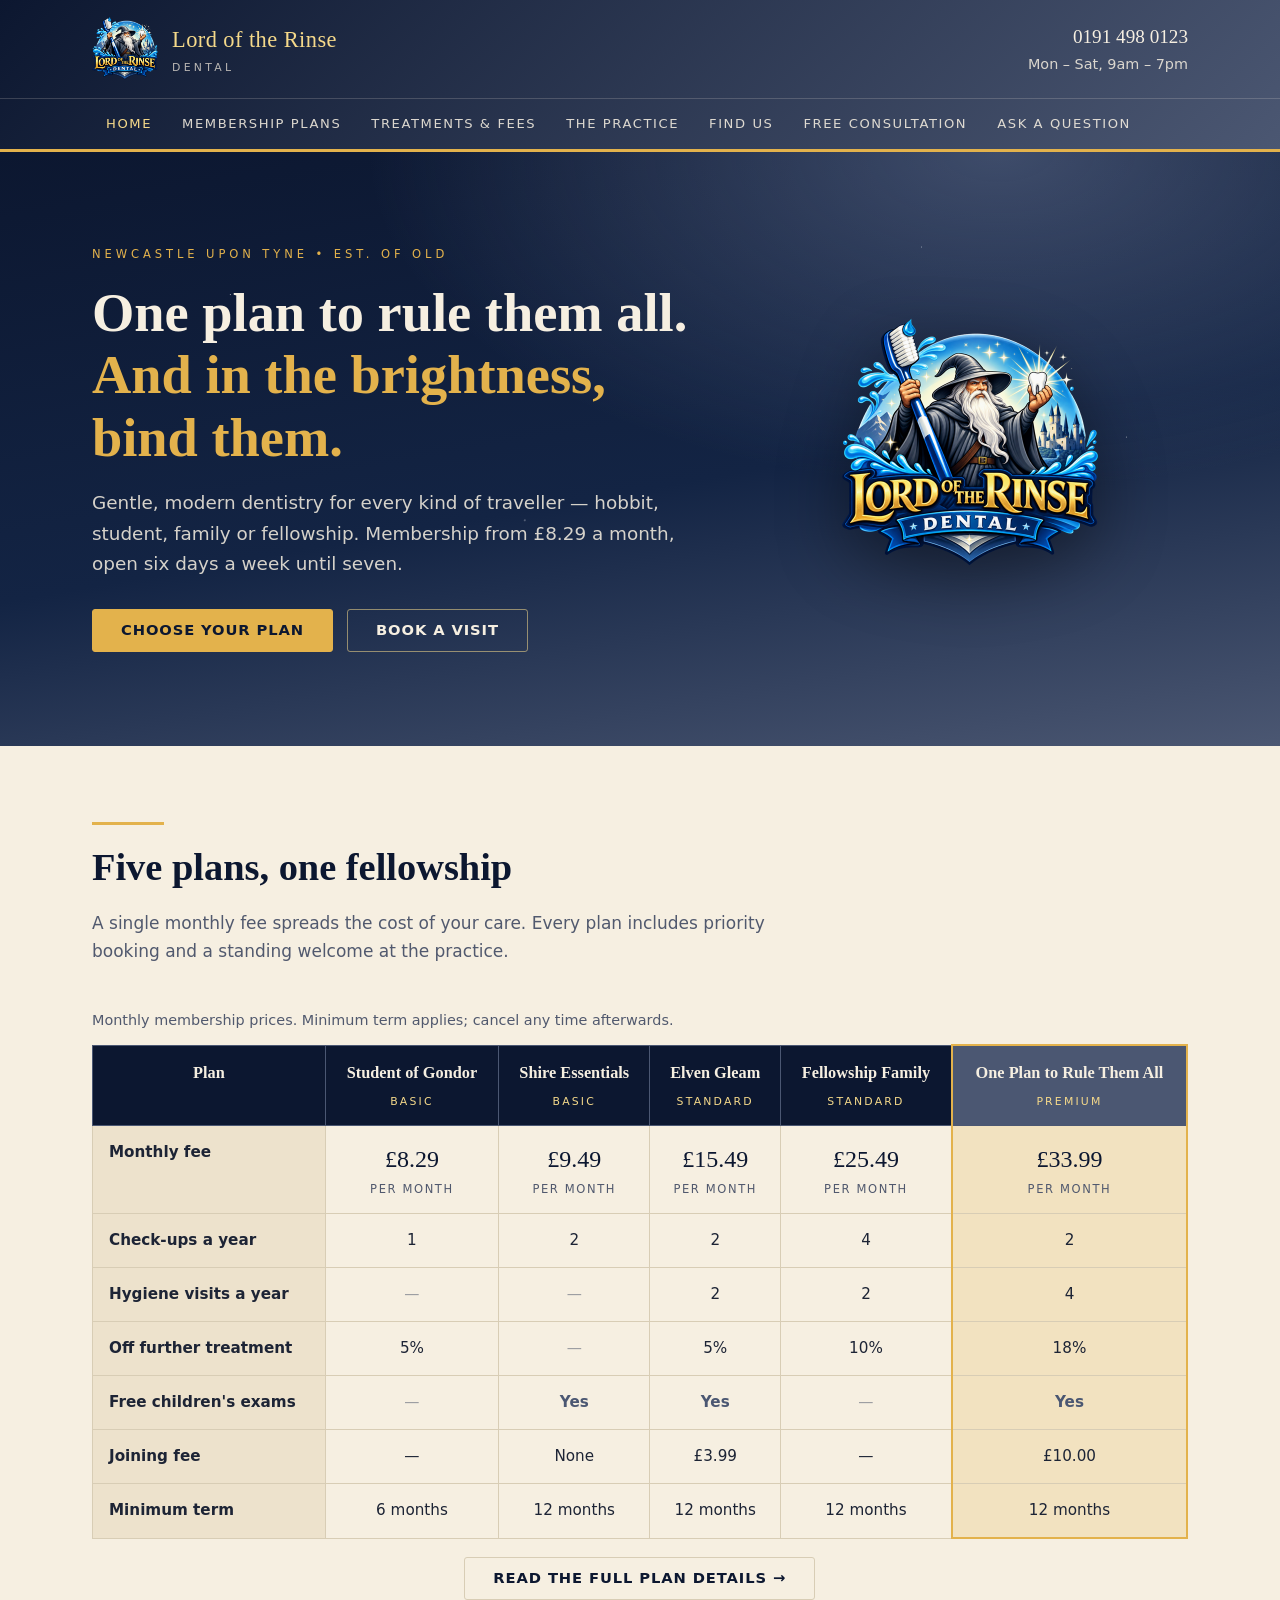
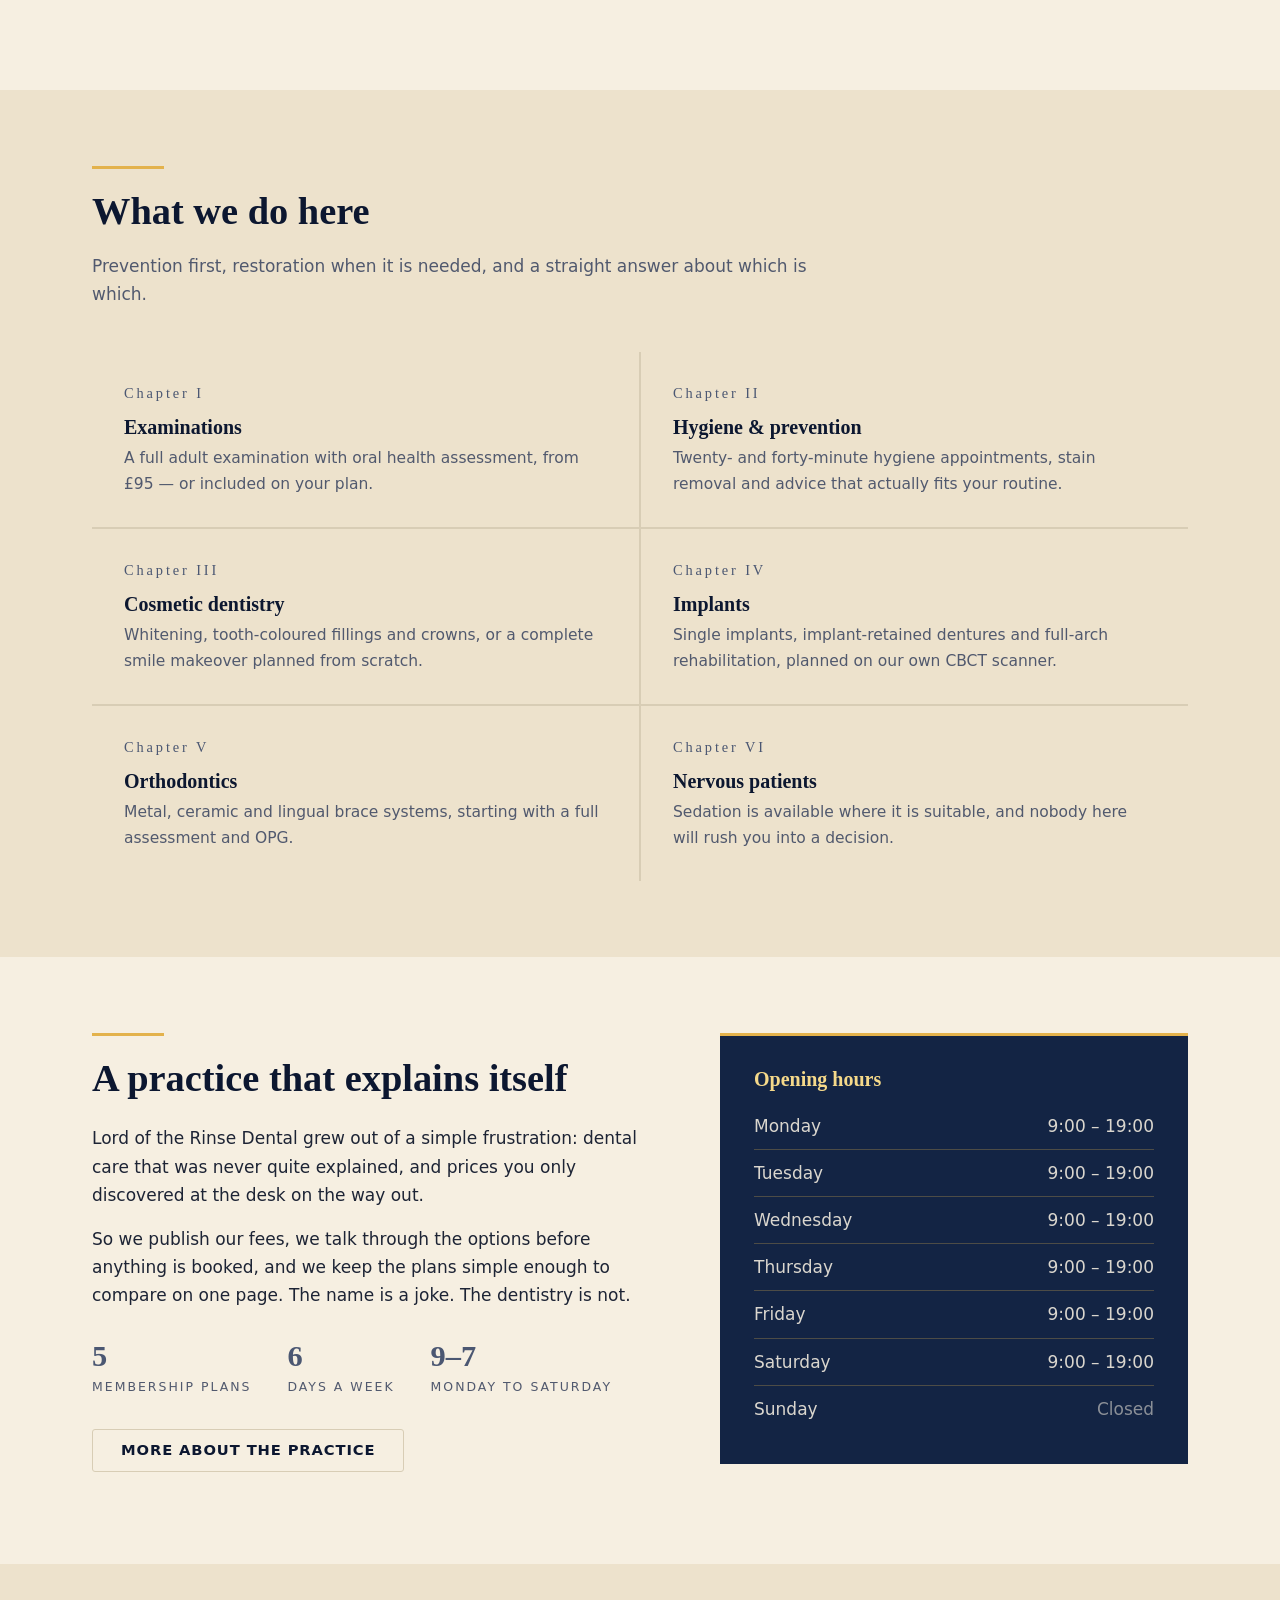
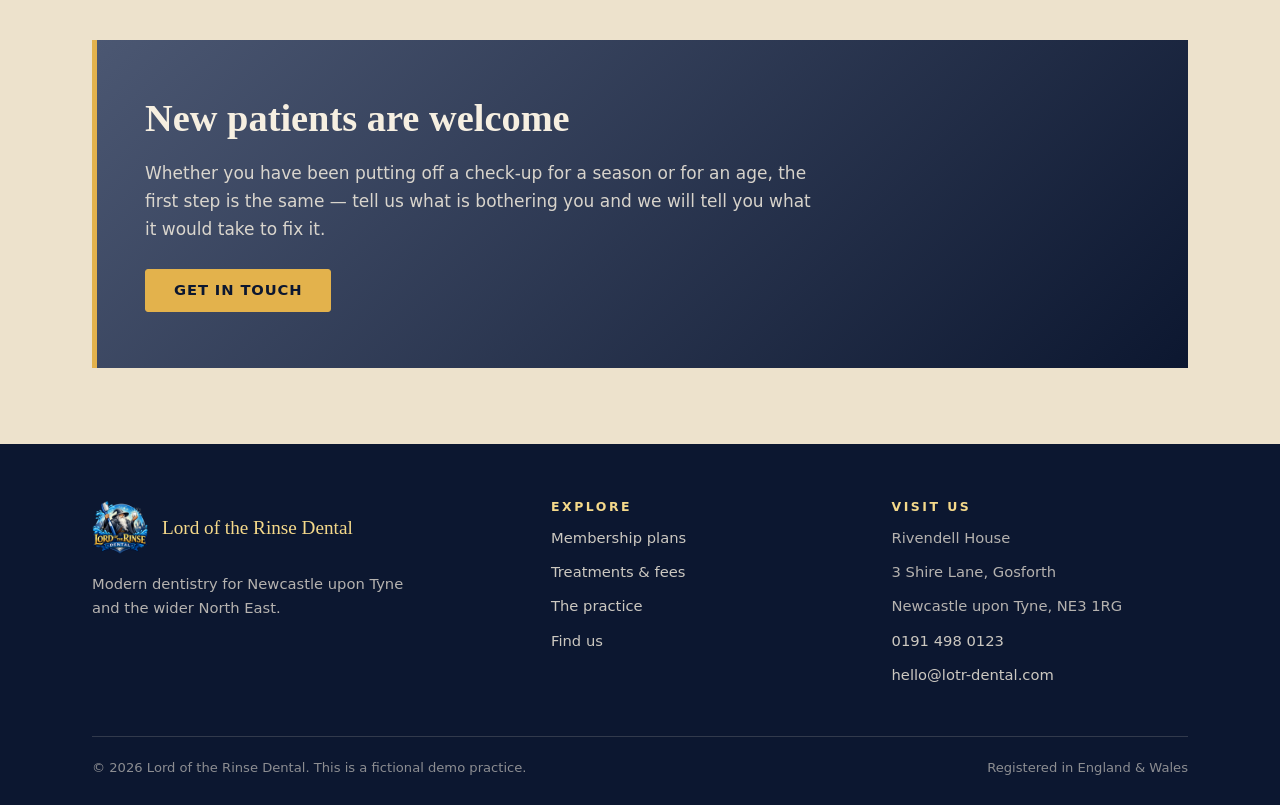
<file: index.html>
<!DOCTYPE html>
<html lang="en-GB">
<head>
  <meta charset="UTF-8" />
  <meta name="viewport" content="width=device-width, initial-scale=1" />
  <title>Lord of the Rinse Dental — Dentistry worthy of a legend</title>
  <meta name="description" content="Lord of the Rinse Dental is a modern practice in Newcastle upon Tyne offering membership plans from £8.29 a month, hygiene care, implants and orthodontics." />
  <link rel="stylesheet" href="styles.css" />
  <link rel="icon" href="logo.png" />
</head>
<body>

  <header class="site-header">
    <div class="container">
      <div class="masthead">
        <a class="masthead__brand" href="index.html">
          <img class="masthead__logo" src="logo.png" alt="Lord of the Rinse Dental" />
          <span>
            <span class="masthead__name">Lord of the Rinse</span>
            <span class="masthead__tag">Dental</span>
          </span>
        </a>
        <div class="masthead__aside">
          <span class="masthead__phone">0191 498 0123</span>
          Mon – Sat, 9am – 7pm
        </div>
      </div>
    </div>
    <nav class="mainnav">
      <div class="container">
        <ul>
          <li><a href="index.html" class="active">Home</a></li>
          <li><a href="plans.html">Membership Plans</a></li>
          <li><a href="treatments.html">Treatments &amp; Fees</a></li>
          <li><a href="about.html">The Practice</a></li>
          <li><a href="contact.html">Find Us</a></li>
          <li><a href="consultation.html">Free Consultation</a></li>
          <li><a href="enquiry.html">Ask a Question</a></li>
        </ul>
      </div>
    </nav>
  </header>

  <section class="hero">
    <div class="container hero__inner">
      <div>
        <span class="runes">Newcastle upon Tyne • Est. of old</span>
        <h1>One plan to rule them all. <em>And in the brightness, bind them.</em></h1>
        <p class="lead">
          Gentle, modern dentistry for every kind of traveller — hobbit, student, family or
          fellowship. Membership from £8.29 a month, open six days a week until seven.
        </p>
        <div class="hero__actions">
          <a class="btn btn--gold" href="plans.html">Choose your plan</a>
          <a class="btn btn--outline" href="contact.html">Book a visit</a>
        </div>
      </div>
      <div class="hero__seal">
        <img src="logo.png" alt="" />
      </div>
    </div>
  </section>

  <section class="section">
    <div class="container">
      <div class="section__head">
        <h2>Five plans, one fellowship</h2>
        <p>A single monthly fee spreads the cost of your care. Every plan includes priority booking and a standing welcome at the practice.</p>
      </div>

      <div class="table-scroll">
        <table class="ledger">
          <caption>Monthly membership prices. Minimum term applies; cancel any time afterwards.</caption>
          <thead>
            <tr>
              <th scope="col">Plan</th>
              <th scope="col">Student of Gondor<small>Basic</small></th>
              <th scope="col">Shire Essentials<small>Basic</small></th>
              <th scope="col">Elven Gleam<small>Standard</small></th>
              <th scope="col">Fellowship Family<small>Standard</small></th>
              <th scope="col" class="is-ruling">One Plan to Rule Them All<small>Premium</small></th>
            </tr>
          </thead>
          <tbody>
            <tr>
              <th scope="row">Monthly fee</th>
              <td class="price">£8.29<span>per month</span></td>
              <td class="price">£9.49<span>per month</span></td>
              <td class="price">£15.49<span>per month</span></td>
              <td class="price">£25.49<span>per month</span></td>
              <td class="price is-ruling">£33.99<span>per month</span></td>
            </tr>
            <tr>
              <th scope="row">Check-ups a year</th>
              <td>1</td><td>2</td><td>2</td><td>4</td><td class="is-ruling">2</td>
            </tr>
            <tr>
              <th scope="row">Hygiene visits a year</th>
              <td class="no">—</td><td class="no">—</td><td>2</td><td>2</td><td class="is-ruling">4</td>
            </tr>
            <tr>
              <th scope="row">Off further treatment</th>
              <td>5%</td><td class="no">—</td><td>5%</td><td>10%</td><td class="is-ruling">18%</td>
            </tr>
            <tr>
              <th scope="row">Free children's exams</th>
              <td class="no">—</td><td class="yes">Yes</td><td class="yes">Yes</td><td class="no">—</td><td class="is-ruling yes">Yes</td>
            </tr>
            <tr>
              <th scope="row">Joining fee</th>
              <td>—</td><td>None</td><td>£3.99</td><td>—</td><td class="is-ruling">£10.00</td>
            </tr>
            <tr>
              <th scope="row">Minimum term</th>
              <td>6 months</td><td>12 months</td><td>12 months</td><td>12 months</td><td class="is-ruling">12 months</td>
            </tr>
          </tbody>
          <tfoot>
            <tr>
              <td colspan="6"><a class="btn btn--ink" href="plans.html">Read the full plan details →</a></td>
            </tr>
          </tfoot>
        </table>
      </div>
    </div>
  </section>

  <section class="section section--parchment">
    <div class="container">
      <div class="section__head">
        <h2>What we do here</h2>
        <p>Prevention first, restoration when it is needed, and a straight answer about which is which.</p>
      </div>
      <div class="chapters">
        <article class="chapter">
          <span class="chapter__no">Chapter I</span>
          <h3>Examinations</h3>
          <p>A full adult examination with oral health assessment, from £95 — or included on your plan.</p>
        </article>
        <article class="chapter">
          <span class="chapter__no">Chapter II</span>
          <h3>Hygiene &amp; prevention</h3>
          <p>Twenty- and forty-minute hygiene appointments, stain removal and advice that actually fits your routine.</p>
        </article>
        <article class="chapter">
          <span class="chapter__no">Chapter III</span>
          <h3>Cosmetic dentistry</h3>
          <p>Whitening, tooth-coloured fillings and crowns, or a complete smile makeover planned from scratch.</p>
        </article>
        <article class="chapter">
          <span class="chapter__no">Chapter IV</span>
          <h3>Implants</h3>
          <p>Single implants, implant-retained dentures and full-arch rehabilitation, planned on our own CBCT scanner.</p>
        </article>
        <article class="chapter">
          <span class="chapter__no">Chapter V</span>
          <h3>Orthodontics</h3>
          <p>Metal, ceramic and lingual brace systems, starting with a full assessment and OPG.</p>
        </article>
        <article class="chapter">
          <span class="chapter__no">Chapter VI</span>
          <h3>Nervous patients</h3>
          <p>Sedation is available where it is suitable, and nobody here will rush you into a decision.</p>
        </article>
      </div>
    </div>
  </section>

  <section class="section">
    <div class="container split">
      <div>
        <div class="section__head" style="margin-bottom:24px">
          <h2>A practice that explains itself</h2>
        </div>
        <p>
          Lord of the Rinse Dental grew out of a simple frustration: dental care that was never
          quite explained, and prices you only discovered at the desk on the way out.
        </p>
        <p>
          So we publish our fees, we talk through the options before anything is booked, and we
          keep the plans simple enough to compare on one page. The name is a joke. The dentistry
          is not.
        </p>
        <div class="tally">
          <div><b>5</b><span>membership plans</span></div>
          <div><b>6</b><span>days a week</span></div>
          <div><b>9–7</b><span>Monday to Saturday</span></div>
        </div>
        <p style="margin-top:30px"><a class="btn btn--ink" href="about.html">More about the practice</a></p>
      </div>
      <div class="panel">
        <h3>Opening hours</h3>
        <ul class="hours">
          <li><span>Monday</span><span>9:00 – 19:00</span></li>
          <li><span>Tuesday</span><span>9:00 – 19:00</span></li>
          <li><span>Wednesday</span><span>9:00 – 19:00</span></li>
          <li><span>Thursday</span><span>9:00 – 19:00</span></li>
          <li><span>Friday</span><span>9:00 – 19:00</span></li>
          <li><span>Saturday</span><span>9:00 – 19:00</span></li>
          <li><span>Sunday</span><span class="closed">Closed</span></li>
        </ul>
      </div>
    </div>
  </section>

  <section class="section section--parchment">
    <div class="container">
      <div class="band">
        <h2>New patients are welcome</h2>
        <p>Whether you have been putting off a check-up for a season or for an age, the first step is the same — tell us what is bothering you and we will tell you what it would take to fix it.</p>
        <p style="margin:26px 0 0"><a class="btn btn--gold" href="contact.html">Get in touch</a></p>
      </div>
    </div>
  </section>

  <footer class="site-footer">
    <div class="container">
      <div class="footer-grid">
        <div>
          <div class="footer-brand">
            <img src="logo.png" alt="" />
            <span>Lord of the Rinse Dental</span>
          </div>
          <p style="max-width:36ch">Modern dentistry for Newcastle upon Tyne and the wider North East.</p>
        </div>
        <div>
          <h4>Explore</h4>
          <ul>
            <li><a href="plans.html">Membership plans</a></li>
            <li><a href="treatments.html">Treatments &amp; fees</a></li>
            <li><a href="about.html">The practice</a></li>
            <li><a href="contact.html">Find us</a></li>
          </ul>
        </div>
        <div>
          <h4>Visit us</h4>
          <ul>
            <li>Rivendell House</li>
            <li>3 Shire Lane, Gosforth</li>
            <li>Newcastle upon Tyne, NE3 1RG</li>
            <li><a href="tel:01914980123">0191 498 0123</a></li>
            <li><a href="mailto:hello@lotr-dental.com">hello@lotr-dental.com</a></li>
          </ul>
        </div>
      </div>
      <div class="footer-bottom">
        <span>© 2026 Lord of the Rinse Dental. This is a fictional demo practice.</span>
        <span>Registered in England &amp; Wales</span>
      </div>
    </div>
  </footer>

  <!-- iGrow tracking: remembers which ad brought the visitor, so an enquiry they send later carries it. -->
  <script src="https://igrow.agiliosoftware.io/widget/forms/aazoqjekPaQnsUh6GBXliw/track.js" async></script>

  <!-- Leo embeddable chat widget -->
  <script src="https://igrow.agiliosoftware.io/widget/loader.js?siteKey=00aacc06fbdc7445a71e8ec767381c64" async></script>

</body>
</html>
</file>
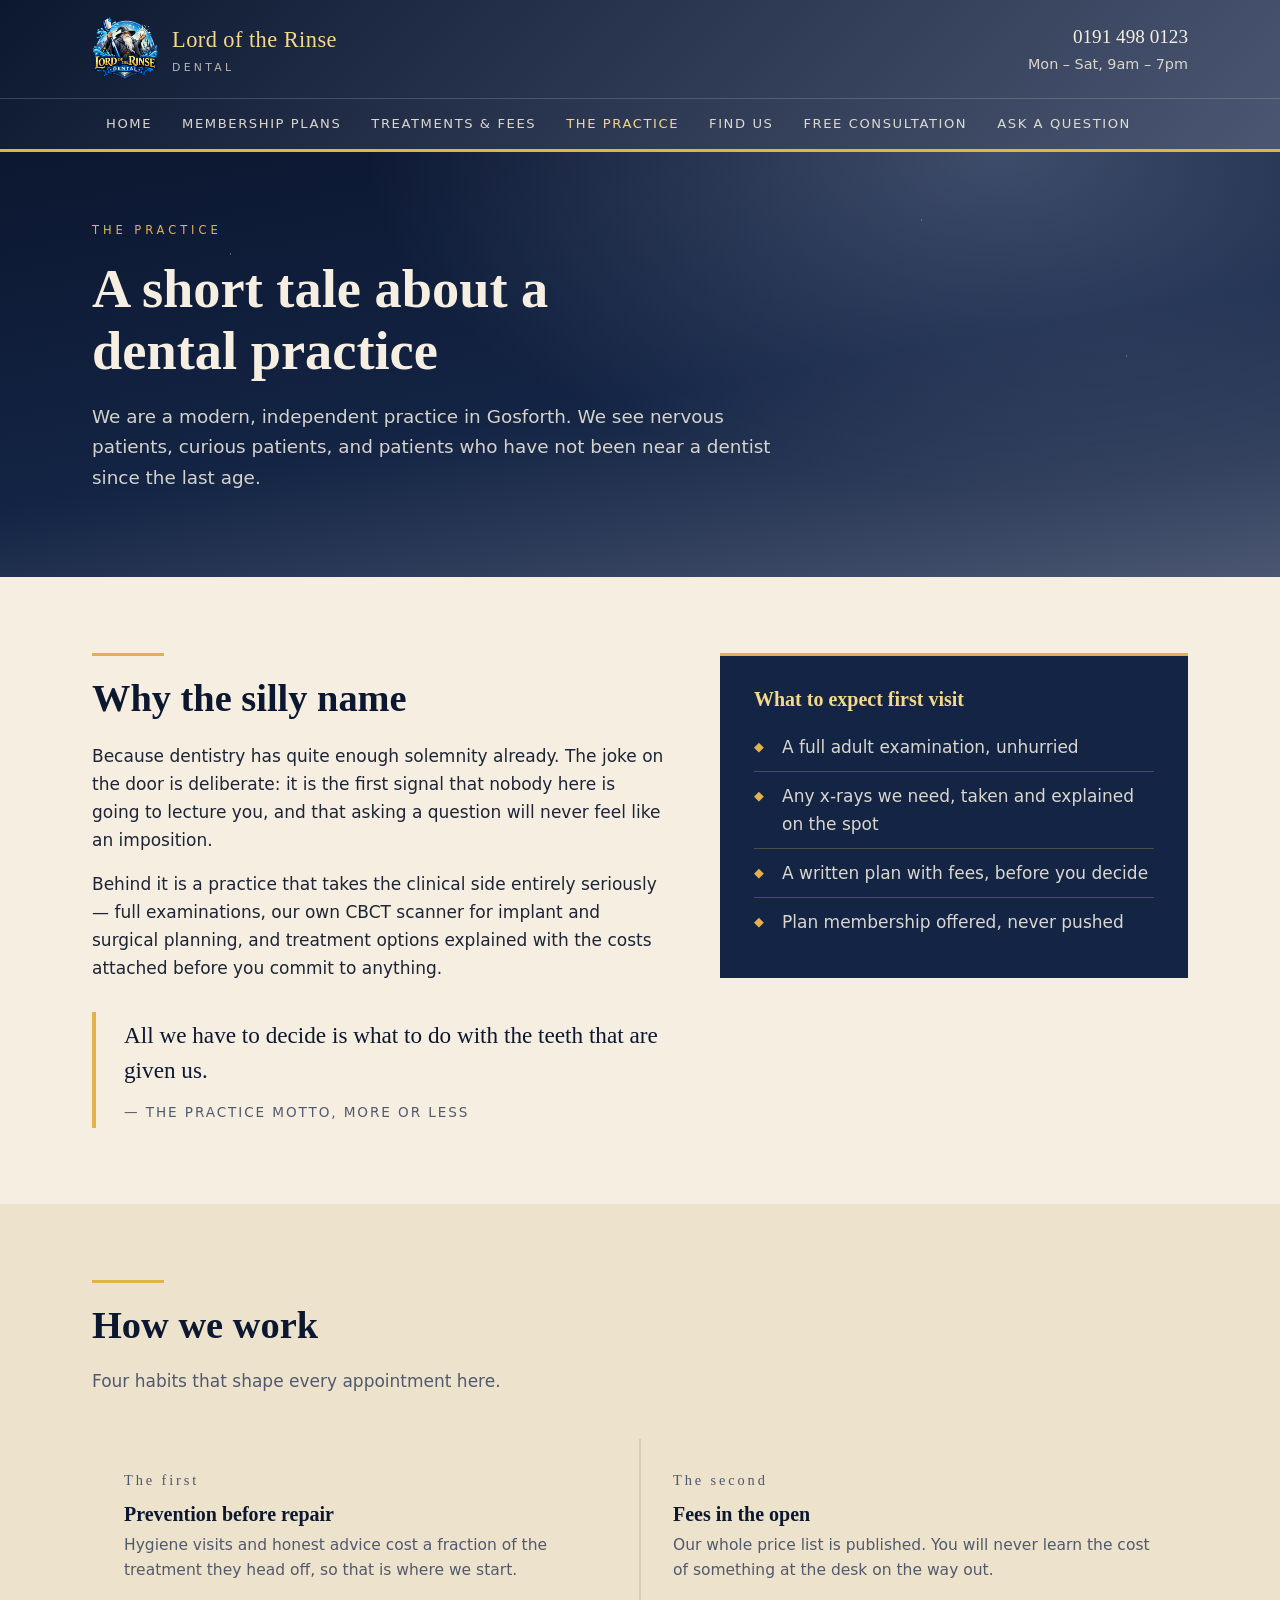
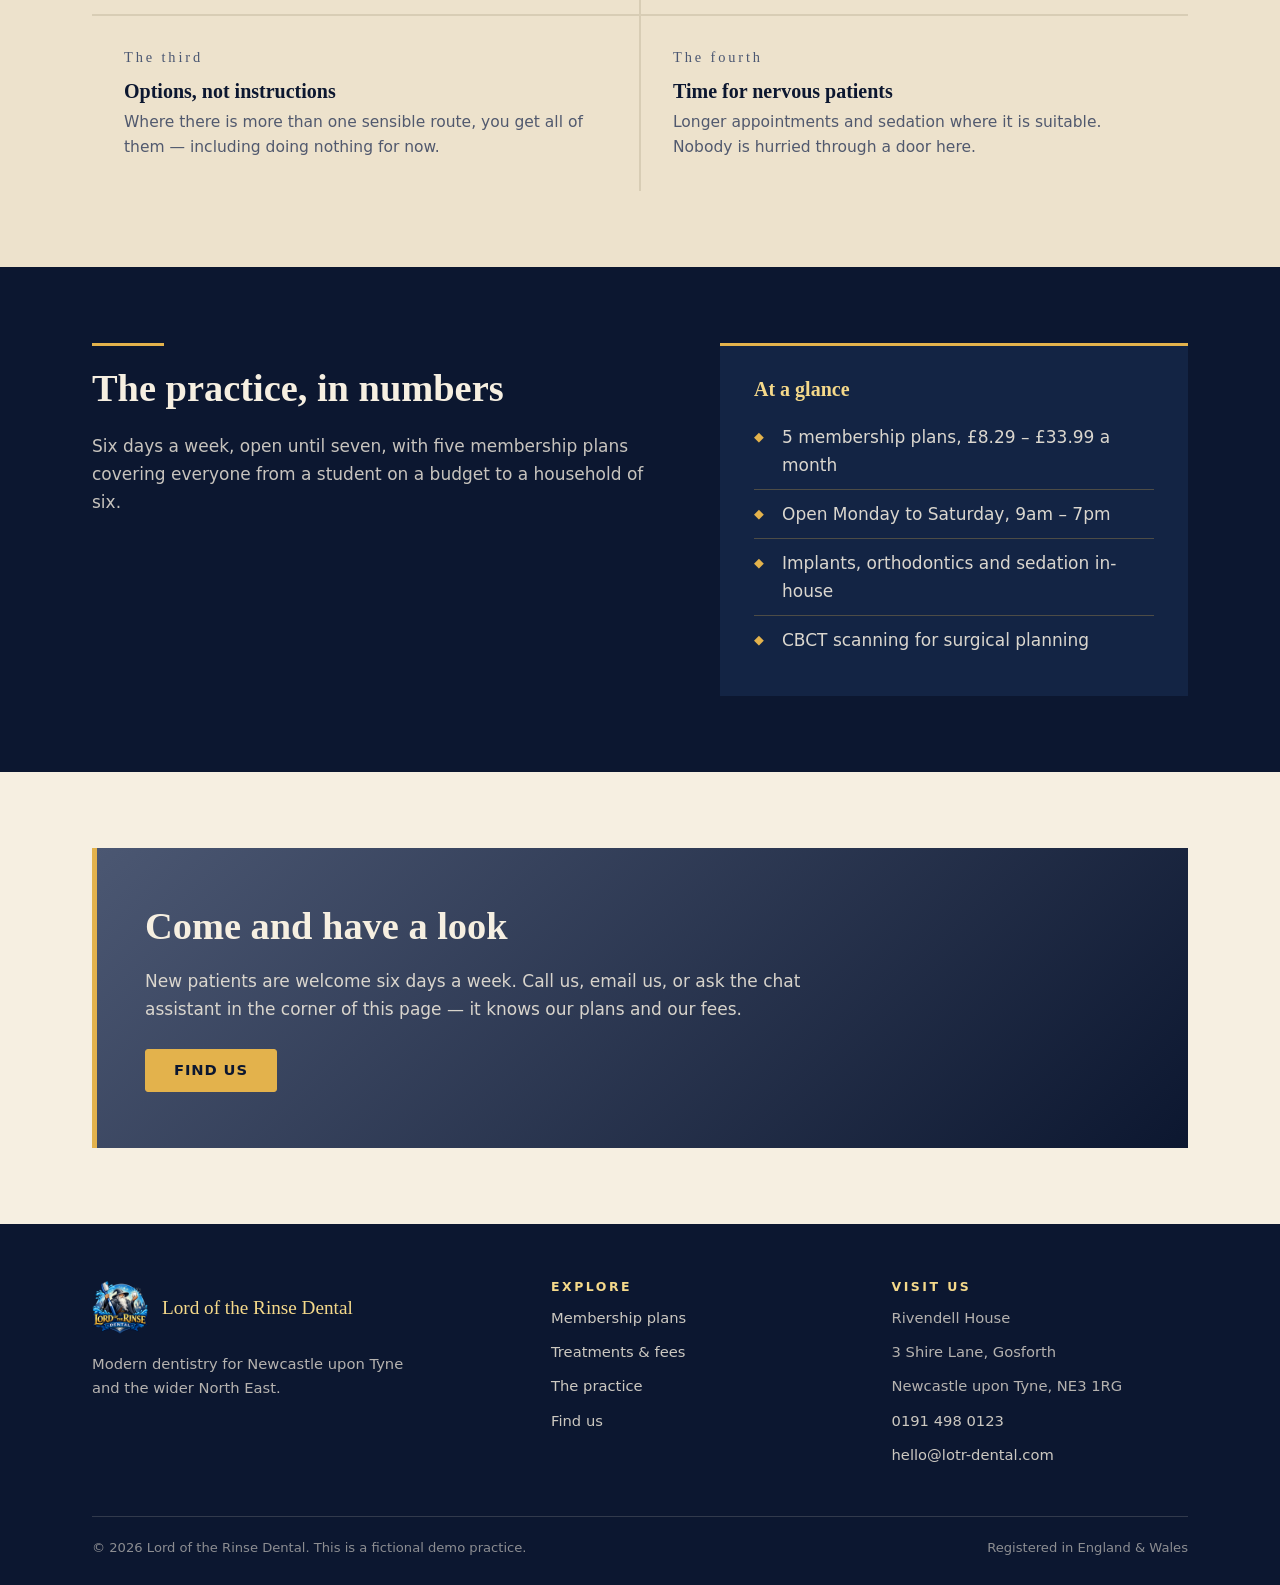
<file: about.html>
<!DOCTYPE html>
<html lang="en-GB">
<head>
  <meta charset="UTF-8" />
  <meta name="viewport" content="width=device-width, initial-scale=1" />
  <title>The Practice — Lord of the Rinse Dental</title>
  <meta name="description" content="Who we are, how we work and what to expect on your first visit to Lord of the Rinse Dental in Newcastle upon Tyne." />
  <link rel="stylesheet" href="styles.css" />
  <link rel="icon" href="logo.png" />
</head>
<body>

  <header class="site-header">
    <div class="container">
      <div class="masthead">
        <a class="masthead__brand" href="index.html">
          <img class="masthead__logo" src="logo.png" alt="Lord of the Rinse Dental" />
          <span>
            <span class="masthead__name">Lord of the Rinse</span>
            <span class="masthead__tag">Dental</span>
          </span>
        </a>
        <div class="masthead__aside">
          <span class="masthead__phone">0191 498 0123</span>
          Mon – Sat, 9am – 7pm
        </div>
      </div>
    </div>
    <nav class="mainnav">
      <div class="container">
        <ul>
          <li><a href="index.html">Home</a></li>
          <li><a href="plans.html">Membership Plans</a></li>
          <li><a href="treatments.html">Treatments &amp; Fees</a></li>
          <li><a href="about.html" class="active">The Practice</a></li>
          <li><a href="contact.html">Find Us</a></li>
          <li><a href="consultation.html">Free Consultation</a></li>
          <li><a href="enquiry.html">Ask a Question</a></li>
        </ul>
      </div>
    </nav>
  </header>

  <section class="hero" style="padding:62px 0 68px">
    <div class="container">
      <span class="runes">The practice</span>
      <h1 style="max-width:22ch">A short tale about a dental practice</h1>
      <p class="lead" style="max-width:60ch">
        We are a modern, independent practice in Gosforth. We see nervous patients, curious
        patients, and patients who have not been near a dentist since the last age.
      </p>
    </div>
  </section>

  <section class="section">
    <div class="container split">
      <div>
        <div class="section__head" style="margin-bottom:22px"><h2>Why the silly name</h2></div>
        <p>
          Because dentistry has quite enough solemnity already. The joke on the door is deliberate:
          it is the first signal that nobody here is going to lecture you, and that asking a
          question will never feel like an imposition.
        </p>
        <p>
          Behind it is a practice that takes the clinical side entirely seriously — full
          examinations, our own CBCT scanner for implant and surgical planning, and treatment
          options explained with the costs attached before you commit to anything.
        </p>
        <blockquote class="scroll-quote" style="margin-top:30px">
          All we have to decide is what to do with the teeth that are given us.
          <footer>— The practice motto, more or less</footer>
        </blockquote>
      </div>
      <div class="panel">
        <h3>What to expect first visit</h3>
        <ul class="marks">
          <li>A full adult examination, unhurried</li>
          <li>Any x-rays we need, taken and explained on the spot</li>
          <li>A written plan with fees, before you decide</li>
          <li>Plan membership offered, never pushed</li>
        </ul>
      </div>
    </div>
  </section>

  <section class="section section--parchment">
    <div class="container">
      <div class="section__head">
        <h2>How we work</h2>
        <p>Four habits that shape every appointment here.</p>
      </div>
      <div class="chapters">
        <article class="chapter">
          <span class="chapter__no">The first</span>
          <h3>Prevention before repair</h3>
          <p>Hygiene visits and honest advice cost a fraction of the treatment they head off, so that is where we start.</p>
        </article>
        <article class="chapter">
          <span class="chapter__no">The second</span>
          <h3>Fees in the open</h3>
          <p>Our whole price list is published. You will never learn the cost of something at the desk on the way out.</p>
        </article>
        <article class="chapter">
          <span class="chapter__no">The third</span>
          <h3>Options, not instructions</h3>
          <p>Where there is more than one sensible route, you get all of them — including doing nothing for now.</p>
        </article>
        <article class="chapter">
          <span class="chapter__no">The fourth</span>
          <h3>Time for nervous patients</h3>
          <p>Longer appointments and sedation where it is suitable. Nobody is hurried through a door here.</p>
        </article>
      </div>
    </div>
  </section>

  <section class="section section--night">
    <div class="container split">
      <div>
        <div class="section__head" style="margin-bottom:22px"><h2>The practice, in numbers</h2></div>
        <p style="color:rgba(246,239,225,.8)">
          Six days a week, open until seven, with five membership plans covering everyone from a
          student on a budget to a household of six.
        </p>
      </div>
      <div class="panel">
        <h3>At a glance</h3>
        <ul class="marks">
          <li>5 membership plans, £8.29 – £33.99 a month</li>
          <li>Open Monday to Saturday, 9am – 7pm</li>
          <li>Implants, orthodontics and sedation in-house</li>
          <li>CBCT scanning for surgical planning</li>
        </ul>
      </div>
    </div>
  </section>

  <section class="section">
    <div class="container">
      <div class="band">
        <h2>Come and have a look</h2>
        <p>New patients are welcome six days a week. Call us, email us, or ask the chat assistant in the corner of this page — it knows our plans and our fees.</p>
        <p style="margin:26px 0 0"><a class="btn btn--gold" href="contact.html">Find us</a></p>
      </div>
    </div>
  </section>

  <footer class="site-footer">
    <div class="container">
      <div class="footer-grid">
        <div>
          <div class="footer-brand">
            <img src="logo.png" alt="" />
            <span>Lord of the Rinse Dental</span>
          </div>
          <p style="max-width:36ch">Modern dentistry for Newcastle upon Tyne and the wider North East.</p>
        </div>
        <div>
          <h4>Explore</h4>
          <ul>
            <li><a href="plans.html">Membership plans</a></li>
            <li><a href="treatments.html">Treatments &amp; fees</a></li>
            <li><a href="about.html">The practice</a></li>
            <li><a href="contact.html">Find us</a></li>
          </ul>
        </div>
        <div>
          <h4>Visit us</h4>
          <ul>
            <li>Rivendell House</li>
            <li>3 Shire Lane, Gosforth</li>
            <li>Newcastle upon Tyne, NE3 1RG</li>
            <li><a href="tel:01914980123">0191 498 0123</a></li>
            <li><a href="mailto:hello@lotr-dental.com">hello@lotr-dental.com</a></li>
          </ul>
        </div>
      </div>
      <div class="footer-bottom">
        <span>© 2026 Lord of the Rinse Dental. This is a fictional demo practice.</span>
        <span>Registered in England &amp; Wales</span>
      </div>
    </div>
  </footer>

  <!-- iGrow tracking: remembers which ad brought the visitor, so an enquiry they send later carries it. -->
  <script src="https://igrow.agiliosoftware.io/widget/forms/aazoqjekPaQnsUh6GBXliw/track.js" async></script>

  <!-- Leo embeddable chat widget -->
  <script src="https://igrow.agiliosoftware.io/widget/loader.js?siteKey=00aacc06fbdc7445a71e8ec767381c64" async></script>

</body>
</html>
</file>
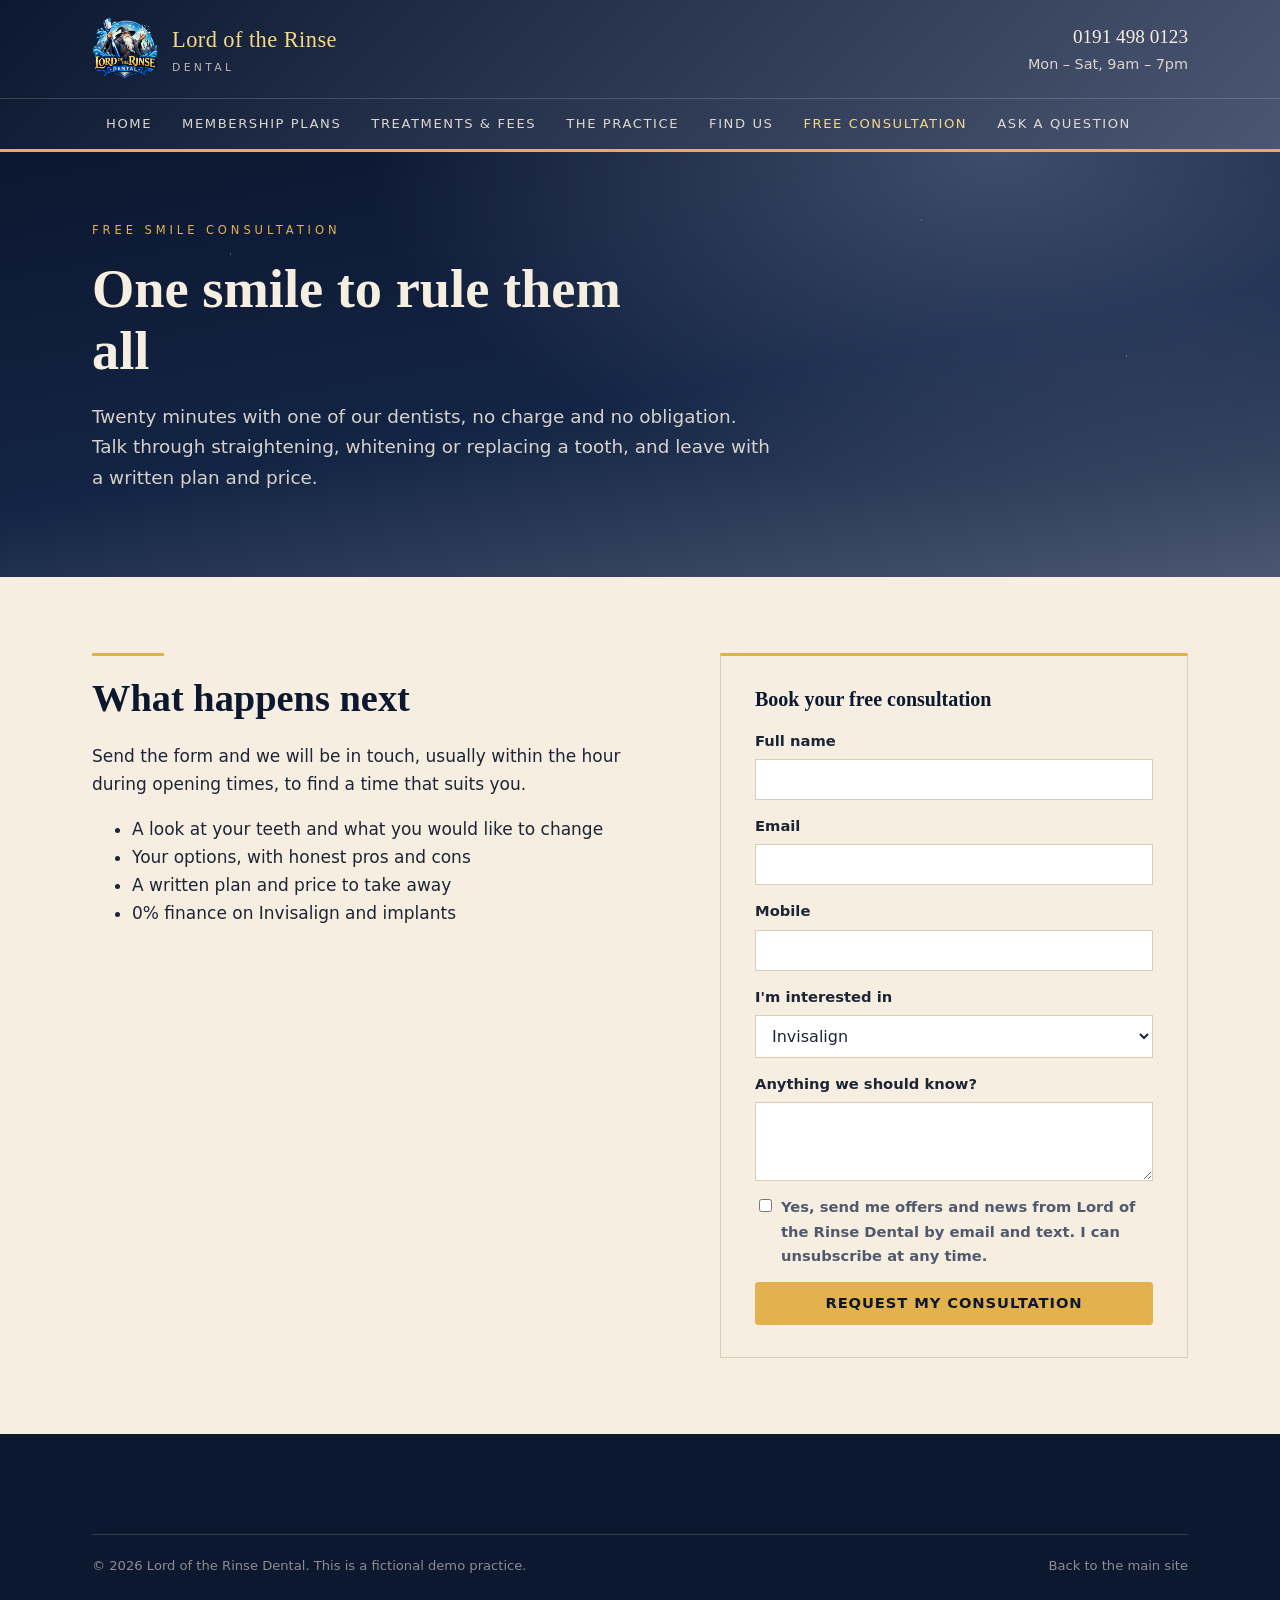
<file: consultation.html>
<!DOCTYPE html>
<html lang="en-GB">
<head>
  <meta charset="UTF-8" />
  <meta name="viewport" content="width=device-width, initial-scale=1" />
  <title>Free Smile Consultation — Lord of the Rinse Dental</title>
  <meta name="description" content="Book a free 20-minute smile consultation at Lord of the Rinse Dental in Gosforth: Invisalign, whitening, bonding and implants." />
  <link rel="stylesheet" href="styles.css" />
  <link rel="icon" href="logo.png" />
</head>
<body>

  <!-- An ad landing page whose form is Netlify's, not iGrow's: its enquiries reach iGrow through a Zap, as a
       practice's website-builder form would. The iGrow form on contact.html is the direct route. -->

  <header class="site-header">
    <div class="container">
      <div class="masthead">
        <a class="masthead__brand" href="index.html">
          <img class="masthead__logo" src="logo.png" alt="Lord of the Rinse Dental" />
          <span>
            <span class="masthead__name">Lord of the Rinse</span>
            <span class="masthead__tag">Dental</span>
          </span>
        </a>
        <div class="masthead__aside">
          <span class="masthead__phone">0191 498 0123</span>
          Mon – Sat, 9am – 7pm
        </div>
      </div>
    </div>
    <nav class="mainnav">
      <div class="container">
        <ul>
          <li><a href="index.html">Home</a></li>
          <li><a href="plans.html">Membership Plans</a></li>
          <li><a href="treatments.html">Treatments &amp; Fees</a></li>
          <li><a href="about.html">The Practice</a></li>
          <li><a href="contact.html">Find Us</a></li>
          <li><a href="consultation.html" class="active">Free Consultation</a></li>
          <li><a href="enquiry.html">Ask a Question</a></li>
        </ul>
      </div>
    </nav>
  </header>

  <section class="hero" style="padding:62px 0 68px">
    <div class="container">
      <span class="runes">Free smile consultation</span>
      <h1 style="max-width:20ch">One smile to rule them all</h1>
      <p class="lead" style="max-width:58ch">
        Twenty minutes with one of our dentists, no charge and no obligation. Talk through straightening,
        whitening or replacing a tooth, and leave with a written plan and price.
      </p>
    </div>
  </section>

  <section class="section">
    <div class="container split">
      <div>
        <div class="section__head" style="margin-bottom:22px"><h2>What happens next</h2></div>
        <p>
          Send the form and we will be in touch, usually within the hour during opening times, to find a
          time that suits you.
        </p>
        <ul>
          <li>A look at your teeth and what you would like to change</li>
          <li>Your options, with honest pros and cons</li>
          <li>A written plan and price to take away</li>
          <li>0% finance on Invisalign and implants</li>
        </ul>
      </div>
      <form class="lead-form panel panel--light" name="smile-consultation" method="POST"
            data-netlify="true" netlify-honeypot="company">
        <input type="hidden" name="form-name" value="smile-consultation" />
        <p class="lead-form__trap"><label>Leave this empty <input name="company" /></label></p>

        <h3>Book your free consultation</h3>
        <label>Full name <input name="full_name" autocomplete="name" required /></label>
        <label>Email <input type="email" name="email" autocomplete="email" required /></label>
        <label>Mobile <input type="tel" name="phone" autocomplete="tel" /></label>
        <label>I'm interested in
          <select name="treatment">
            <option>Invisalign</option>
            <option>Teeth whitening</option>
            <option>Composite bonding</option>
            <option>Dental implants</option>
            <option>Not sure yet</option>
          </select>
        </label>
        <label>Anything we should know? <textarea name="message" rows="3"></textarea></label>
        <label class="lead-form__check">
          <input type="checkbox" name="marketing_consent" value="Yes" />
          <span>Yes, send me offers and news from Lord of the Rinse Dental by email and text. I can unsubscribe at any time.</span>
        </label>
        <button class="btn btn--gold" type="submit">Request my consultation</button>
      </form>
    </div>
  </section>

  <footer class="site-footer">
    <div class="container">
      <div class="footer-bottom">
        <span>© 2026 Lord of the Rinse Dental. This is a fictional demo practice.</span>
        <span><a href="index.html">Back to the main site</a></span>
      </div>
    </div>
  </footer>

</body>
</html>
</file>
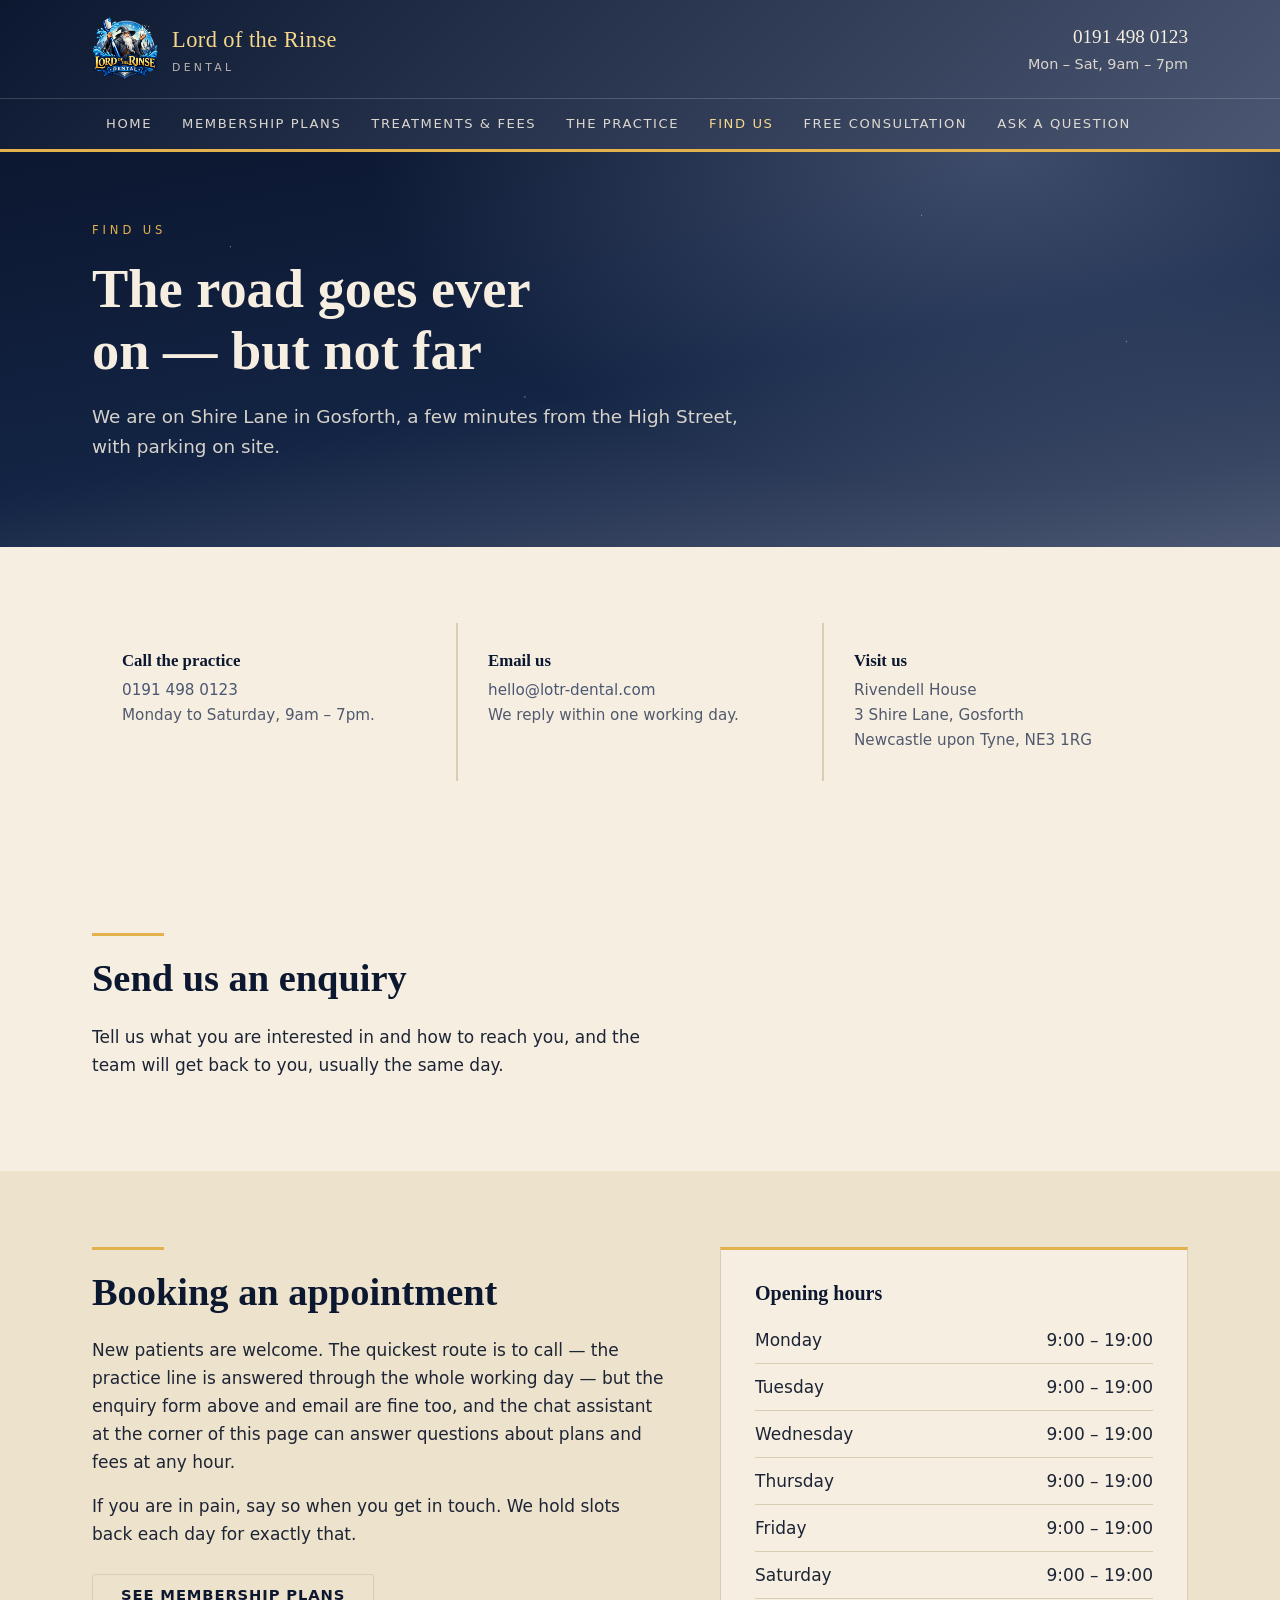
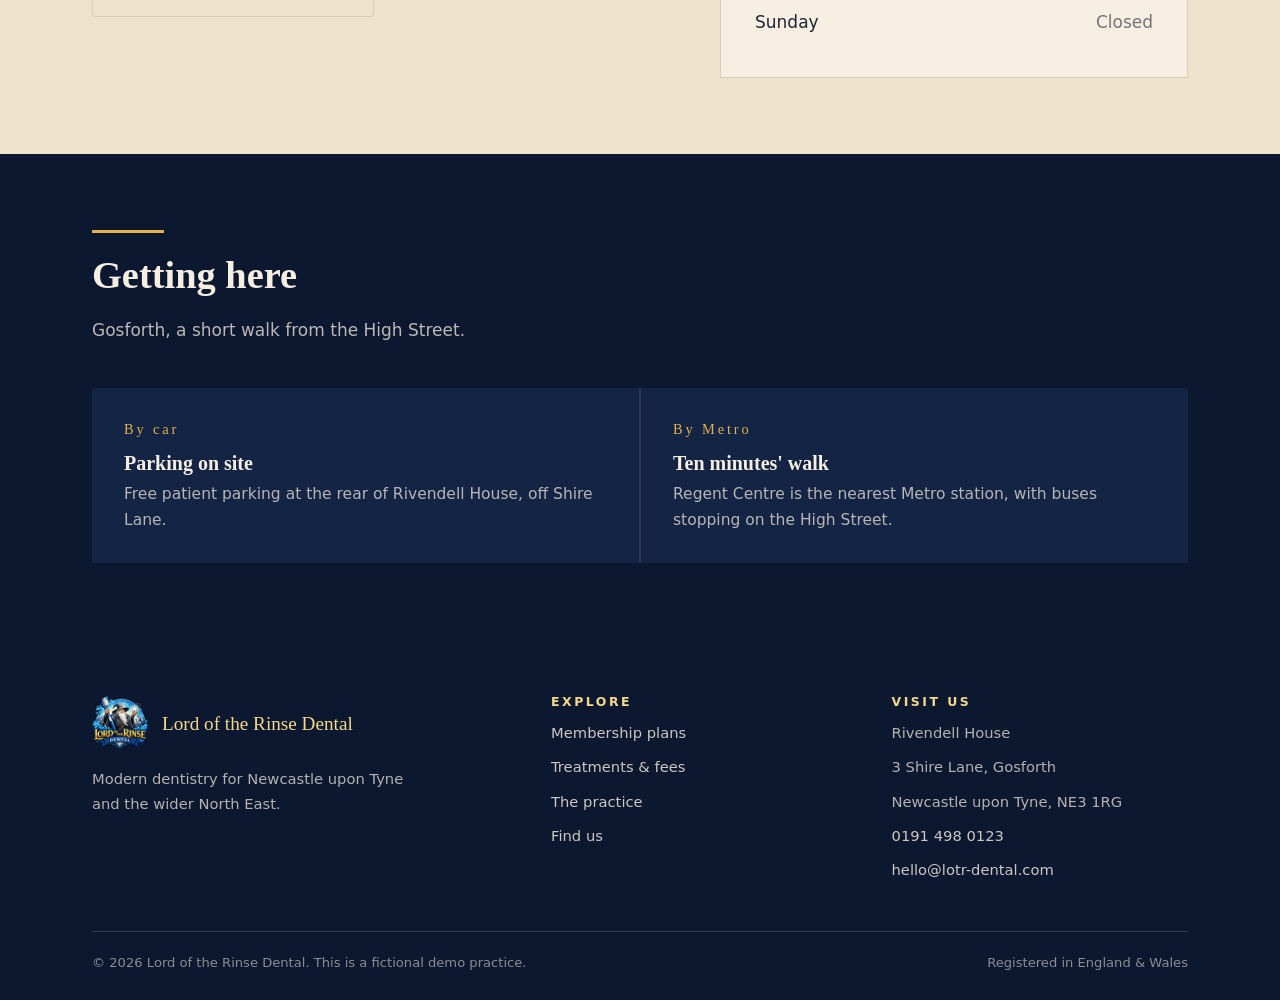
<file: contact.html>
<!DOCTYPE html>
<html lang="en-GB">
<head>
  <meta charset="UTF-8" />
  <meta name="viewport" content="width=device-width, initial-scale=1" />
  <title>Find Us — Lord of the Rinse Dental</title>
  <meta name="description" content="Opening hours, address, phone and email for Lord of the Rinse Dental in Gosforth, Newcastle upon Tyne. Open Monday to Saturday, 9am to 7pm." />
  <link rel="stylesheet" href="styles.css" />
  <link rel="icon" href="logo.png" />
</head>
<body>

  <header class="site-header">
    <div class="container">
      <div class="masthead">
        <a class="masthead__brand" href="index.html">
          <img class="masthead__logo" src="logo.png" alt="Lord of the Rinse Dental" />
          <span>
            <span class="masthead__name">Lord of the Rinse</span>
            <span class="masthead__tag">Dental</span>
          </span>
        </a>
        <div class="masthead__aside">
          <span class="masthead__phone">0191 498 0123</span>
          Mon – Sat, 9am – 7pm
        </div>
      </div>
    </div>
    <nav class="mainnav">
      <div class="container">
        <ul>
          <li><a href="index.html">Home</a></li>
          <li><a href="plans.html">Membership Plans</a></li>
          <li><a href="treatments.html">Treatments &amp; Fees</a></li>
          <li><a href="about.html">The Practice</a></li>
          <li><a href="contact.html" class="active">Find Us</a></li>
          <li><a href="consultation.html">Free Consultation</a></li>
          <li><a href="enquiry.html">Ask a Question</a></li>
        </ul>
      </div>
    </nav>
  </header>

  <section class="hero" style="padding:62px 0 68px">
    <div class="container">
      <span class="runes">Find us</span>
      <h1 style="max-width:18ch">The road goes ever on — but not far</h1>
      <p class="lead" style="max-width:58ch">
        We are on Shire Lane in Gosforth, a few minutes from the High Street, with parking on site.
      </p>
    </div>
  </section>

  <section class="section">
    <div class="container">
      <div class="contact-grid">
        <article class="contact-card">
          <h3>Call the practice</h3>
          <p><a href="tel:01914980123">0191 498 0123</a><br />Monday to Saturday, 9am – 7pm.</p>
        </article>
        <article class="contact-card">
          <h3>Email us</h3>
          <p><a href="mailto:hello@lotr-dental.com">hello@lotr-dental.com</a><br />We reply within one working day.</p>
        </article>
        <article class="contact-card">
          <h3>Visit us</h3>
          <p>Rivendell House<br />3 Shire Lane, Gosforth<br />Newcastle upon Tyne, NE3 1RG</p>
        </article>
      </div>
    </div>
  </section>

  <section class="section" id="enquire">
    <div class="container split">
      <div>
        <div class="section__head" style="margin-bottom:22px"><h2>Send us an enquiry</h2></div>
        <p>
          Tell us what you are interested in and how to reach you, and the team will get back to you,
          usually the same day.
        </p>
      </div>
      <div>
        <script src="https://igrow.agiliosoftware.io/widget/forms/aazoqjekPaQnsUh6GBXliw/embed.js" async></script>
      </div>
    </div>
  </section>

  <section class="section section--parchment">
    <div class="container split">
      <div>
        <div class="section__head" style="margin-bottom:22px"><h2>Booking an appointment</h2></div>
        <p>
          New patients are welcome. The quickest route is to call — the practice line is answered
          through the whole working day — but the enquiry form above and email are fine too, and the
          chat assistant at the corner of this page can answer questions about plans and fees at any hour.
        </p>
        <p>
          If you are in pain, say so when you get in touch. We hold slots back each day for exactly
          that.
        </p>
        <p style="margin-top:26px"><a class="btn btn--ink" href="plans.html">See membership plans</a></p>
      </div>
      <div class="panel--light panel">
        <h3>Opening hours</h3>
        <ul class="hours">
          <li><span>Monday</span><span>9:00 – 19:00</span></li>
          <li><span>Tuesday</span><span>9:00 – 19:00</span></li>
          <li><span>Wednesday</span><span>9:00 – 19:00</span></li>
          <li><span>Thursday</span><span>9:00 – 19:00</span></li>
          <li><span>Friday</span><span>9:00 – 19:00</span></li>
          <li><span>Saturday</span><span>9:00 – 19:00</span></li>
          <li><span>Sunday</span><span class="closed">Closed</span></li>
        </ul>
      </div>
    </div>
  </section>

  <section class="section section--night">
    <div class="container">
      <div class="section__head">
        <h2>Getting here</h2>
        <p>Gosforth, a short walk from the High Street.</p>
      </div>
      <div class="chapters" style="background:rgba(246,239,225,.14)">
        <article class="chapter" style="background:var(--night-2);color:rgba(246,239,225,.82)">
          <span class="chapter__no" style="color:var(--gold)">By car</span>
          <h3 style="color:var(--parchment)">Parking on site</h3>
          <p style="color:rgba(246,239,225,.72)">Free patient parking at the rear of Rivendell House, off Shire Lane.</p>
        </article>
        <article class="chapter" style="background:var(--night-2);color:rgba(246,239,225,.82)">
          <span class="chapter__no" style="color:var(--gold)">By Metro</span>
          <h3 style="color:var(--parchment)">Ten minutes' walk</h3>
          <p style="color:rgba(246,239,225,.72)">Regent Centre is the nearest Metro station, with buses stopping on the High Street.</p>
        </article>
      </div>
    </div>
  </section>

  <footer class="site-footer">
    <div class="container">
      <div class="footer-grid">
        <div>
          <div class="footer-brand">
            <img src="logo.png" alt="" />
            <span>Lord of the Rinse Dental</span>
          </div>
          <p style="max-width:36ch">Modern dentistry for Newcastle upon Tyne and the wider North East.</p>
        </div>
        <div>
          <h4>Explore</h4>
          <ul>
            <li><a href="plans.html">Membership plans</a></li>
            <li><a href="treatments.html">Treatments &amp; fees</a></li>
            <li><a href="about.html">The practice</a></li>
            <li><a href="contact.html">Find us</a></li>
          </ul>
        </div>
        <div>
          <h4>Visit us</h4>
          <ul>
            <li>Rivendell House</li>
            <li>3 Shire Lane, Gosforth</li>
            <li>Newcastle upon Tyne, NE3 1RG</li>
            <li><a href="tel:01914980123">0191 498 0123</a></li>
            <li><a href="mailto:hello@lotr-dental.com">hello@lotr-dental.com</a></li>
          </ul>
        </div>
      </div>
      <div class="footer-bottom">
        <span>© 2026 Lord of the Rinse Dental. This is a fictional demo practice.</span>
        <span>Registered in England &amp; Wales</span>
      </div>
    </div>
  </footer>

  <!-- Leo embeddable chat widget -->
  <script src="https://igrow.agiliosoftware.io/widget/loader.js?siteKey=00aacc06fbdc7445a71e8ec767381c64" async></script>

</body>
</html>
</file>
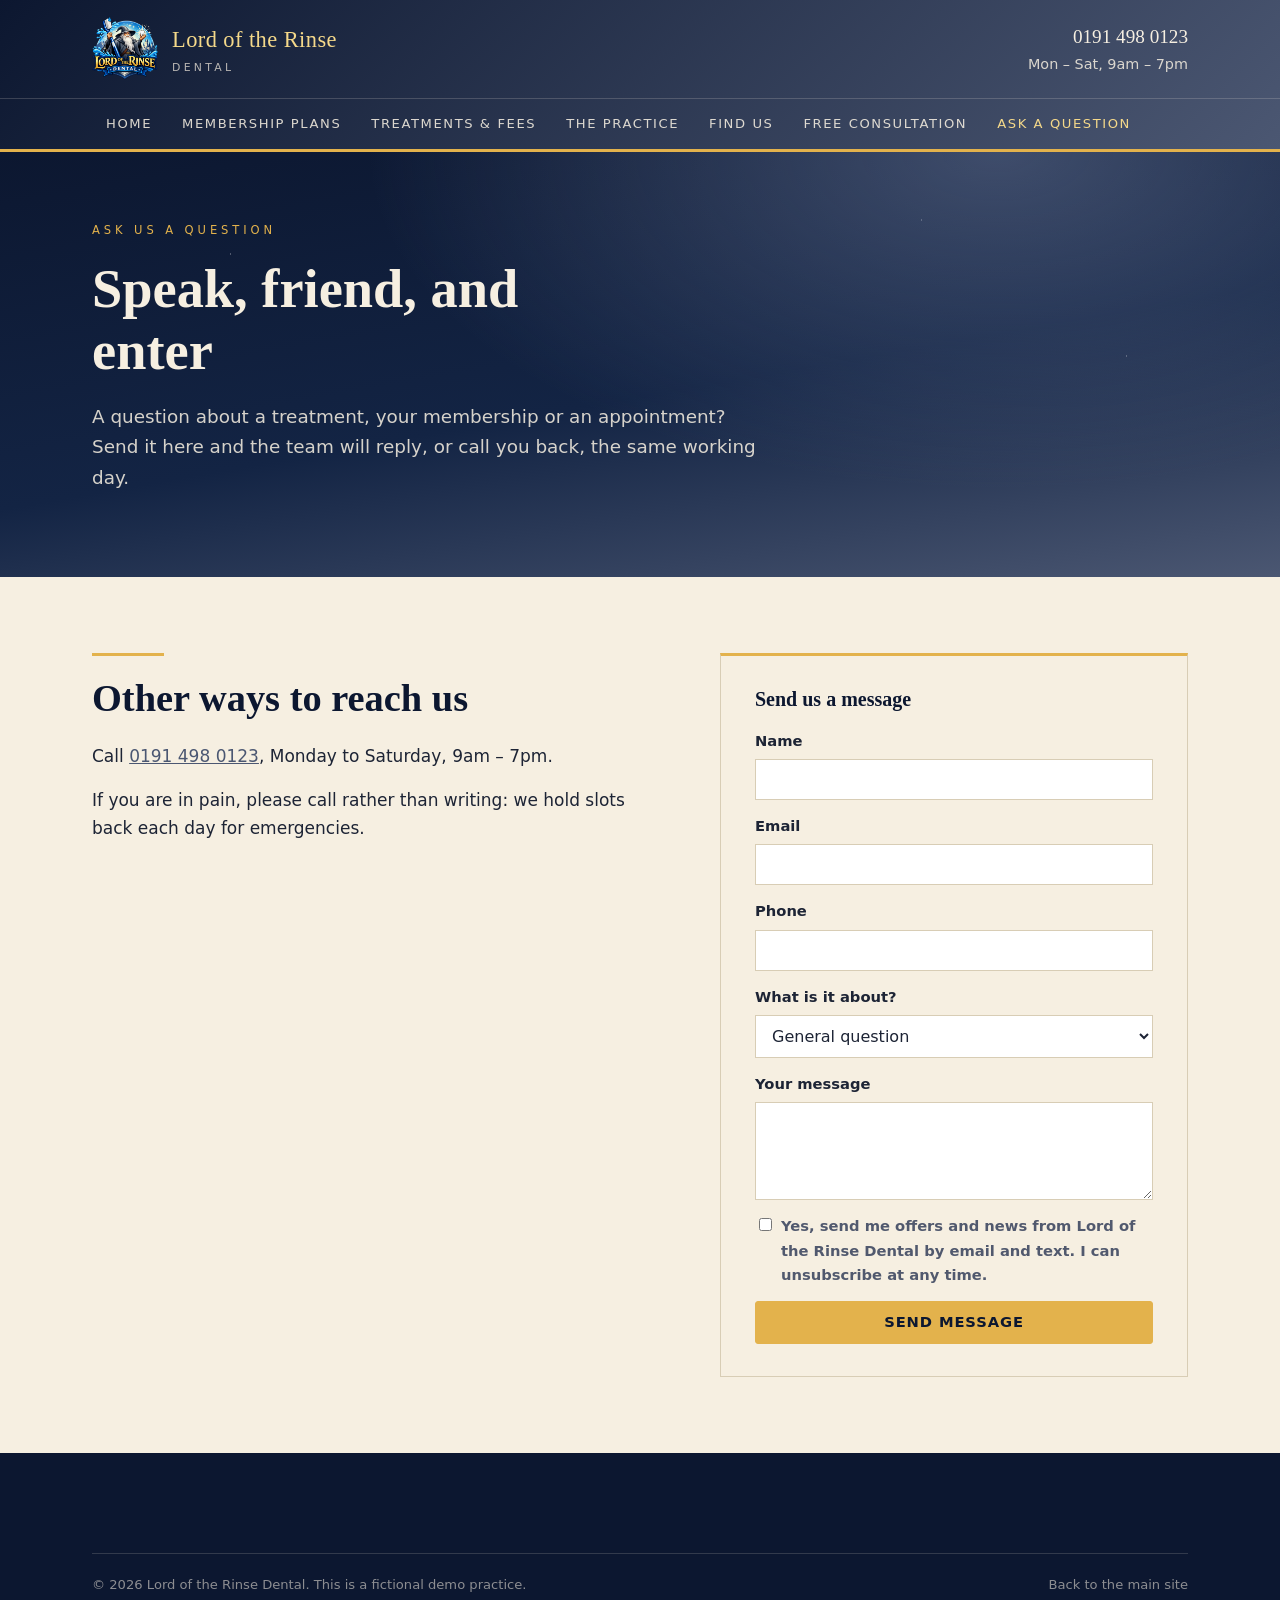
<file: enquiry.html>
<!DOCTYPE html>
<html lang="en-GB">
<head>
  <meta charset="UTF-8" />
  <meta name="viewport" content="width=device-width, initial-scale=1" />
  <title>Ask Us a Question — Lord of the Rinse Dental</title>
  <meta name="description" content="Ask Lord of the Rinse Dental a question or request a call back. The team replies the same working day." />
  <link rel="stylesheet" href="styles.css" />
  <link rel="icon" href="logo.png" />
</head>
<body>

  <!-- A plain website form that emails each entry, as most practices' contact forms do. Netlify's form
       notification sends it to an iGrow email lead source. The iGrow form on contact.html is the direct route. -->

  <header class="site-header">
    <div class="container">
      <div class="masthead">
        <a class="masthead__brand" href="index.html">
          <img class="masthead__logo" src="logo.png" alt="Lord of the Rinse Dental" />
          <span>
            <span class="masthead__name">Lord of the Rinse</span>
            <span class="masthead__tag">Dental</span>
          </span>
        </a>
        <div class="masthead__aside">
          <span class="masthead__phone">0191 498 0123</span>
          Mon – Sat, 9am – 7pm
        </div>
      </div>
    </div>
    <nav class="mainnav">
      <div class="container">
        <ul>
          <li><a href="index.html">Home</a></li>
          <li><a href="plans.html">Membership Plans</a></li>
          <li><a href="treatments.html">Treatments &amp; Fees</a></li>
          <li><a href="about.html">The Practice</a></li>
          <li><a href="contact.html">Find Us</a></li>
          <li><a href="consultation.html">Free Consultation</a></li>
          <li><a href="enquiry.html" class="active">Ask a Question</a></li>
        </ul>
      </div>
    </nav>
  </header>

  <section class="hero" style="padding:62px 0 68px">
    <div class="container">
      <span class="runes">Ask us a question</span>
      <h1 style="max-width:20ch">Speak, friend, and enter</h1>
      <p class="lead" style="max-width:58ch">
        A question about a treatment, your membership or an appointment? Send it here and the team will reply,
        or call you back, the same working day.
      </p>
    </div>
  </section>

  <section class="section">
    <div class="container split">
      <div>
        <div class="section__head" style="margin-bottom:22px"><h2>Other ways to reach us</h2></div>
        <p>Call <a href="tel:01914980123">0191 498 0123</a>, Monday to Saturday, 9am – 7pm.</p>
        <p>If you are in pain, please call rather than writing: we hold slots back each day for emergencies.</p>
      </div>
      <form class="lead-form panel panel--light" name="general-enquiry" method="POST"
            data-netlify="true" netlify-honeypot="company">
        <input type="hidden" name="form-name" value="general-enquiry" />
        <p class="lead-form__trap"><label>Leave this empty <input name="company" /></label></p>

        <h3>Send us a message</h3>
        <label>Name <input name="name" autocomplete="name" required /></label>
        <label>Email <input type="email" name="email" autocomplete="email" required /></label>
        <label>Phone <input type="tel" name="phone" autocomplete="tel" /></label>
        <label>What is it about?
          <select name="treatment">
            <option>General question</option>
            <option>Check-up</option>
            <option>Hygiene appointment</option>
            <option>Membership plans</option>
            <option>Teeth whitening</option>
            <option>Invisalign</option>
          </select>
        </label>
        <label>Your message <textarea name="message" rows="4" required></textarea></label>
        <label class="lead-form__check">
          <input type="checkbox" name="marketing_consent" value="Yes" />
          <span>Yes, send me offers and news from Lord of the Rinse Dental by email and text. I can unsubscribe at any time.</span>
        </label>
        <button class="btn btn--gold" type="submit">Send message</button>
      </form>
    </div>
  </section>

  <footer class="site-footer">
    <div class="container">
      <div class="footer-bottom">
        <span>© 2026 Lord of the Rinse Dental. This is a fictional demo practice.</span>
        <span><a href="index.html">Back to the main site</a></span>
      </div>
    </div>
  </footer>

</body>
</html>
</file>
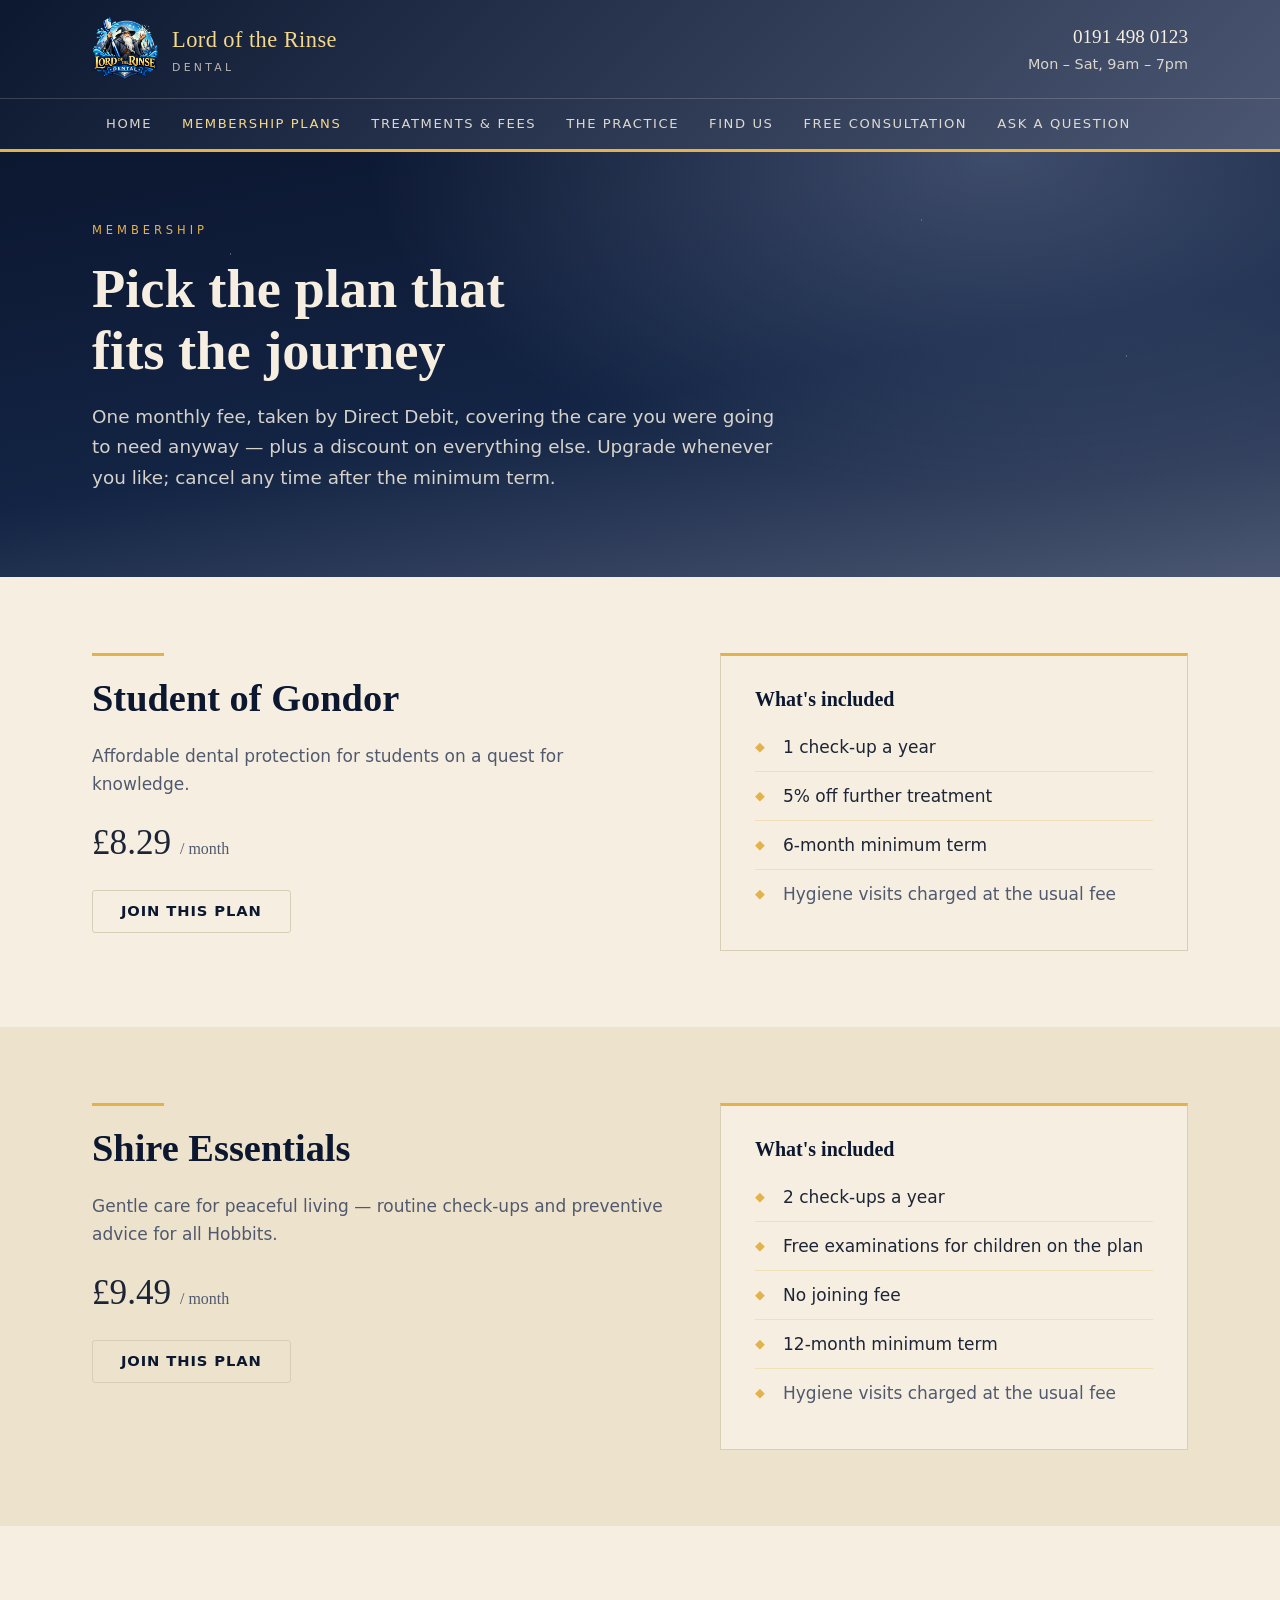
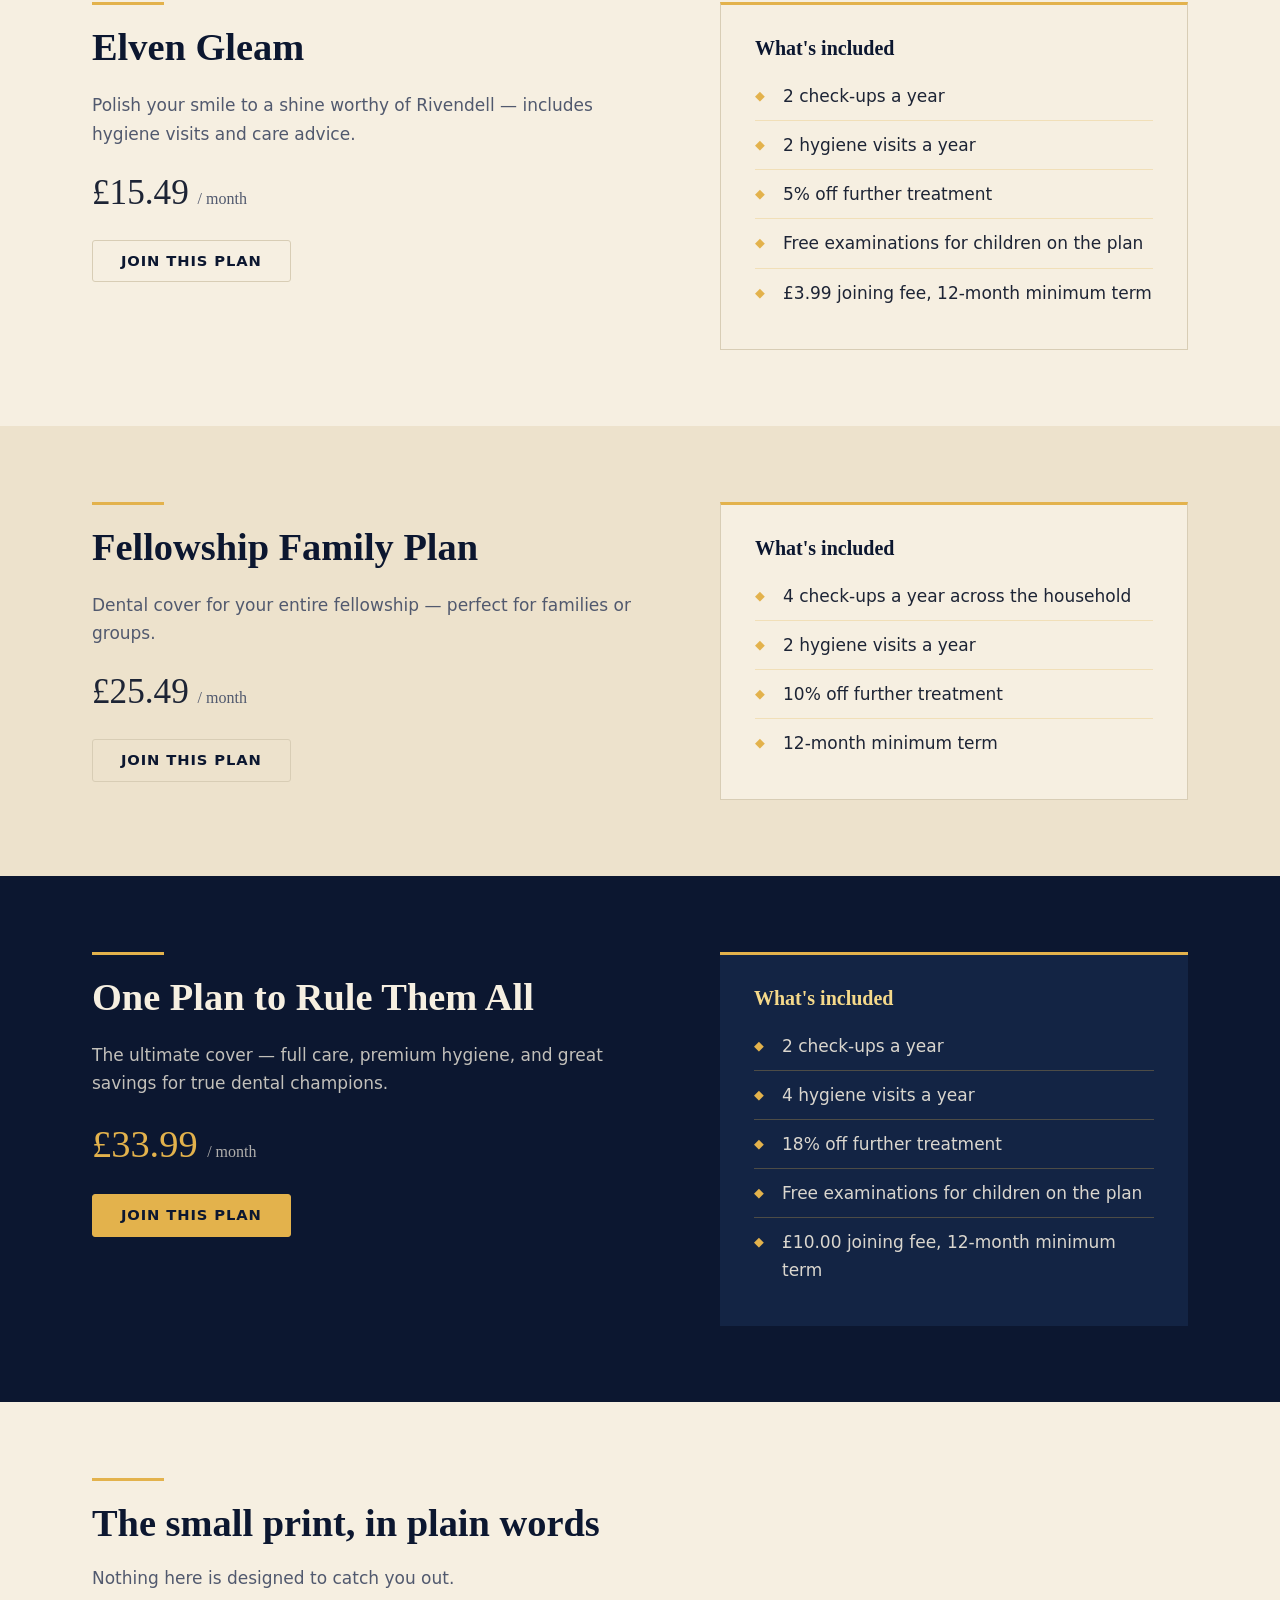
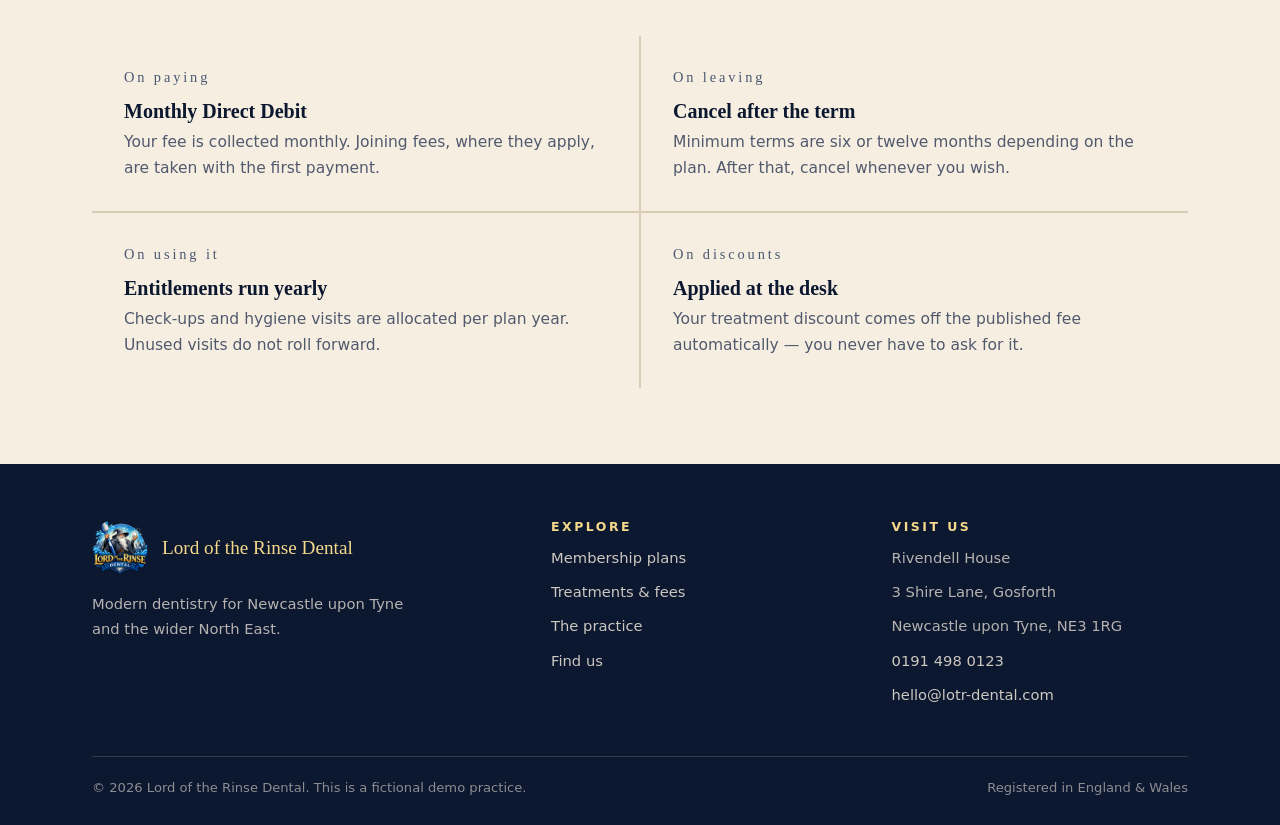
<file: plans.html>
<!DOCTYPE html>
<html lang="en-GB">
<head>
  <meta charset="UTF-8" />
  <meta name="viewport" content="width=device-width, initial-scale=1" />
  <title>Membership Plans — Lord of the Rinse Dental</title>
  <meta name="description" content="Five monthly dental membership plans from £8.29 — Student of Gondor, Shire Essentials, Elven Gleam, Fellowship Family and One Plan to Rule Them All." />
  <link rel="stylesheet" href="styles.css" />
  <link rel="icon" href="logo.png" />
</head>
<body>

  <header class="site-header">
    <div class="container">
      <div class="masthead">
        <a class="masthead__brand" href="index.html">
          <img class="masthead__logo" src="logo.png" alt="Lord of the Rinse Dental" />
          <span>
            <span class="masthead__name">Lord of the Rinse</span>
            <span class="masthead__tag">Dental</span>
          </span>
        </a>
        <div class="masthead__aside">
          <span class="masthead__phone">0191 498 0123</span>
          Mon – Sat, 9am – 7pm
        </div>
      </div>
    </div>
    <nav class="mainnav">
      <div class="container">
        <ul>
          <li><a href="index.html">Home</a></li>
          <li><a href="plans.html" class="active">Membership Plans</a></li>
          <li><a href="treatments.html">Treatments &amp; Fees</a></li>
          <li><a href="about.html">The Practice</a></li>
          <li><a href="contact.html">Find Us</a></li>
          <li><a href="consultation.html">Free Consultation</a></li>
          <li><a href="enquiry.html">Ask a Question</a></li>
        </ul>
      </div>
    </nav>
  </header>

  <section class="hero" style="padding:62px 0 68px">
    <div class="container">
      <span class="runes">Membership</span>
      <h1 style="max-width:18ch">Pick the plan that fits the journey</h1>
      <p class="lead" style="max-width:60ch">
        One monthly fee, taken by Direct Debit, covering the care you were going to need anyway —
        plus a discount on everything else. Upgrade whenever you like; cancel any time after the
        minimum term.
      </p>
    </div>
  </section>

  <section class="section">
    <div class="container split">
      <div>
        <div class="section__head" style="margin-bottom:22px"><h2>Student of Gondor</h2></div>
        <p class="muted">Affordable dental protection for students on a quest for knowledge.</p>
        <p style="font-family:var(--serif);font-size:2.2rem;margin:0 0 18px">£8.29 <span class="muted" style="font-size:1rem">/ month</span></p>
        <p><a class="btn btn--ink" href="contact.html">Join this plan</a></p>
      </div>
      <div class="panel--light panel">
        <h3>What's included</h3>
        <ul class="marks">
          <li>1 check-up a year</li>
          <li>5% off further treatment</li>
          <li>6-month minimum term</li>
          <li class="muted">Hygiene visits charged at the usual fee</li>
        </ul>
      </div>
    </div>
  </section>

  <section class="section section--parchment">
    <div class="container split">
      <div>
        <div class="section__head" style="margin-bottom:22px"><h2>Shire Essentials</h2></div>
        <p class="muted">Gentle care for peaceful living — routine check-ups and preventive advice for all Hobbits.</p>
        <p style="font-family:var(--serif);font-size:2.2rem;margin:0 0 18px">£9.49 <span class="muted" style="font-size:1rem">/ month</span></p>
        <p><a class="btn btn--ink" href="contact.html">Join this plan</a></p>
      </div>
      <div class="panel--light panel">
        <h3>What's included</h3>
        <ul class="marks">
          <li>2 check-ups a year</li>
          <li>Free examinations for children on the plan</li>
          <li>No joining fee</li>
          <li>12-month minimum term</li>
          <li class="muted">Hygiene visits charged at the usual fee</li>
        </ul>
      </div>
    </div>
  </section>

  <section class="section">
    <div class="container split">
      <div>
        <div class="section__head" style="margin-bottom:22px"><h2>Elven Gleam</h2></div>
        <p class="muted">Polish your smile to a shine worthy of Rivendell — includes hygiene visits and care advice.</p>
        <p style="font-family:var(--serif);font-size:2.2rem;margin:0 0 18px">£15.49 <span class="muted" style="font-size:1rem">/ month</span></p>
        <p><a class="btn btn--ink" href="contact.html">Join this plan</a></p>
      </div>
      <div class="panel--light panel">
        <h3>What's included</h3>
        <ul class="marks">
          <li>2 check-ups a year</li>
          <li>2 hygiene visits a year</li>
          <li>5% off further treatment</li>
          <li>Free examinations for children on the plan</li>
          <li>£3.99 joining fee, 12-month minimum term</li>
        </ul>
      </div>
    </div>
  </section>

  <section class="section section--parchment">
    <div class="container split">
      <div>
        <div class="section__head" style="margin-bottom:22px"><h2>Fellowship Family Plan</h2></div>
        <p class="muted">Dental cover for your entire fellowship — perfect for families or groups.</p>
        <p style="font-family:var(--serif);font-size:2.2rem;margin:0 0 18px">£25.49 <span class="muted" style="font-size:1rem">/ month</span></p>
        <p><a class="btn btn--ink" href="contact.html">Join this plan</a></p>
      </div>
      <div class="panel--light panel">
        <h3>What's included</h3>
        <ul class="marks">
          <li>4 check-ups a year across the household</li>
          <li>2 hygiene visits a year</li>
          <li>10% off further treatment</li>
          <li>12-month minimum term</li>
        </ul>
      </div>
    </div>
  </section>

  <section class="section section--night">
    <div class="container split">
      <div>
        <div class="section__head" style="margin-bottom:22px"><h2>One Plan to Rule Them All</h2></div>
        <p style="color:rgba(246,239,225,.78)">The ultimate cover — full care, premium hygiene, and great savings for true dental champions.</p>
        <p style="font-family:var(--serif);font-size:2.4rem;color:var(--gold);margin:0 0 18px">£33.99 <span style="font-size:1rem;color:rgba(246,239,225,.7)">/ month</span></p>
        <p><a class="btn btn--gold" href="contact.html">Join this plan</a></p>
      </div>
      <div class="panel">
        <h3>What's included</h3>
        <ul class="marks">
          <li>2 check-ups a year</li>
          <li>4 hygiene visits a year</li>
          <li>18% off further treatment</li>
          <li>Free examinations for children on the plan</li>
          <li>£10.00 joining fee, 12-month minimum term</li>
        </ul>
      </div>
    </div>
  </section>

  <section class="section">
    <div class="container">
      <div class="section__head">
        <h2>The small print, in plain words</h2>
        <p>Nothing here is designed to catch you out.</p>
      </div>
      <div class="chapters">
        <article class="chapter">
          <span class="chapter__no">On paying</span>
          <h3>Monthly Direct Debit</h3>
          <p>Your fee is collected monthly. Joining fees, where they apply, are taken with the first payment.</p>
        </article>
        <article class="chapter">
          <span class="chapter__no">On leaving</span>
          <h3>Cancel after the term</h3>
          <p>Minimum terms are six or twelve months depending on the plan. After that, cancel whenever you wish.</p>
        </article>
        <article class="chapter">
          <span class="chapter__no">On using it</span>
          <h3>Entitlements run yearly</h3>
          <p>Check-ups and hygiene visits are allocated per plan year. Unused visits do not roll forward.</p>
        </article>
        <article class="chapter">
          <span class="chapter__no">On discounts</span>
          <h3>Applied at the desk</h3>
          <p>Your treatment discount comes off the published fee automatically — you never have to ask for it.</p>
        </article>
      </div>
    </div>
  </section>

  <footer class="site-footer">
    <div class="container">
      <div class="footer-grid">
        <div>
          <div class="footer-brand">
            <img src="logo.png" alt="" />
            <span>Lord of the Rinse Dental</span>
          </div>
          <p style="max-width:36ch">Modern dentistry for Newcastle upon Tyne and the wider North East.</p>
        </div>
        <div>
          <h4>Explore</h4>
          <ul>
            <li><a href="plans.html">Membership plans</a></li>
            <li><a href="treatments.html">Treatments &amp; fees</a></li>
            <li><a href="about.html">The practice</a></li>
            <li><a href="contact.html">Find us</a></li>
          </ul>
        </div>
        <div>
          <h4>Visit us</h4>
          <ul>
            <li>Rivendell House</li>
            <li>3 Shire Lane, Gosforth</li>
            <li>Newcastle upon Tyne, NE3 1RG</li>
            <li><a href="tel:01914980123">0191 498 0123</a></li>
            <li><a href="mailto:hello@lotr-dental.com">hello@lotr-dental.com</a></li>
          </ul>
        </div>
      </div>
      <div class="footer-bottom">
        <span>© 2026 Lord of the Rinse Dental. This is a fictional demo practice.</span>
        <span>Registered in England &amp; Wales</span>
      </div>
    </div>
  </footer>

  <!-- iGrow tracking: remembers which ad brought the visitor, so an enquiry they send later carries it. -->
  <script src="https://igrow.agiliosoftware.io/widget/forms/aazoqjekPaQnsUh6GBXliw/track.js" async></script>

  <!-- Leo embeddable chat widget -->
  <script src="https://igrow.agiliosoftware.io/widget/loader.js?siteKey=00aacc06fbdc7445a71e8ec767381c64" async></script>

</body>
</html>
</file>
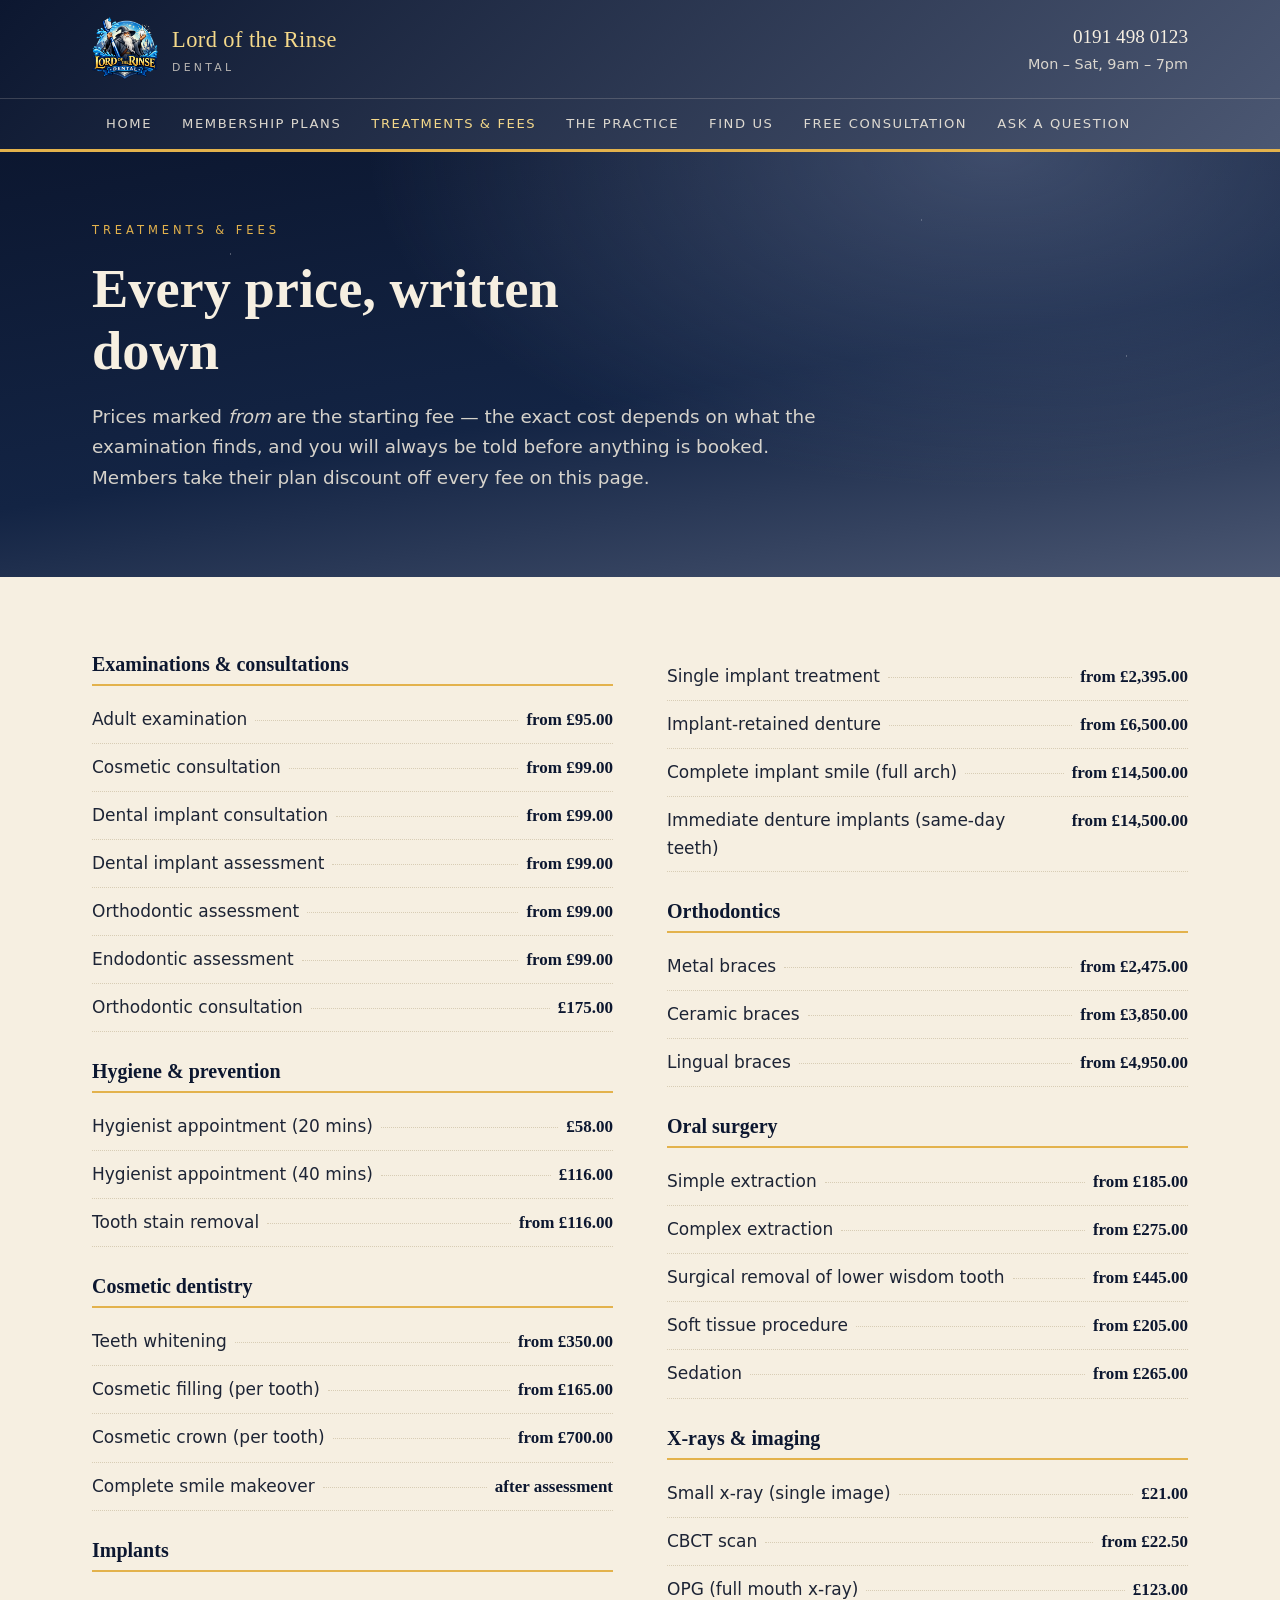
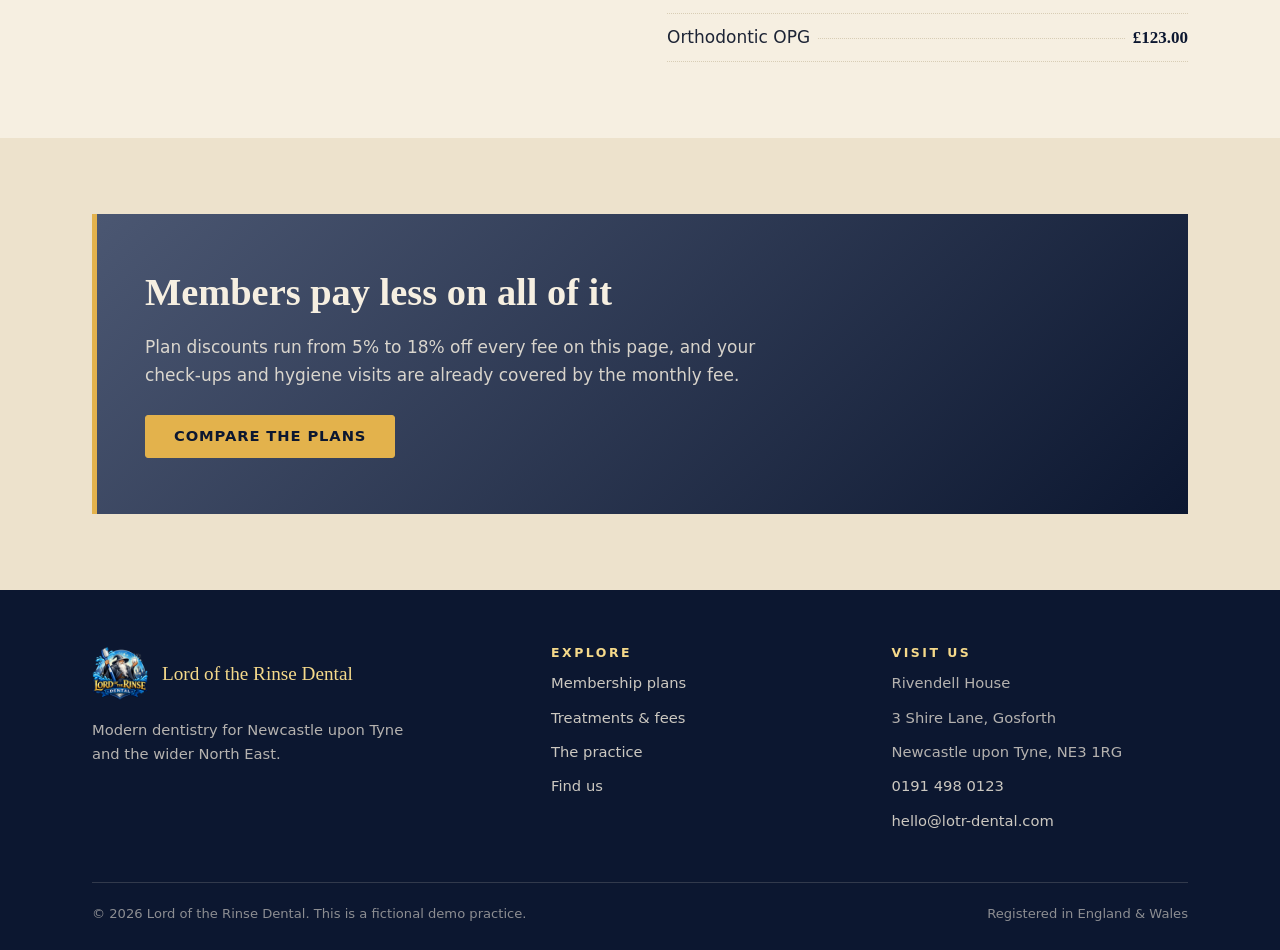
<file: treatments.html>
<!DOCTYPE html>
<html lang="en-GB">
<head>
  <meta charset="UTF-8" />
  <meta name="viewport" content="width=device-width, initial-scale=1" />
  <title>Treatments &amp; Fees — Lord of the Rinse Dental</title>
  <meta name="description" content="Published fees for examinations, hygiene, cosmetic dentistry, implants, orthodontics, oral surgery and x-rays at Lord of the Rinse Dental." />
  <link rel="stylesheet" href="styles.css" />
  <link rel="icon" href="logo.png" />
</head>
<body>

  <header class="site-header">
    <div class="container">
      <div class="masthead">
        <a class="masthead__brand" href="index.html">
          <img class="masthead__logo" src="logo.png" alt="Lord of the Rinse Dental" />
          <span>
            <span class="masthead__name">Lord of the Rinse</span>
            <span class="masthead__tag">Dental</span>
          </span>
        </a>
        <div class="masthead__aside">
          <span class="masthead__phone">0191 498 0123</span>
          Mon – Sat, 9am – 7pm
        </div>
      </div>
    </div>
    <nav class="mainnav">
      <div class="container">
        <ul>
          <li><a href="index.html">Home</a></li>
          <li><a href="plans.html">Membership Plans</a></li>
          <li><a href="treatments.html" class="active">Treatments &amp; Fees</a></li>
          <li><a href="about.html">The Practice</a></li>
          <li><a href="contact.html">Find Us</a></li>
          <li><a href="consultation.html">Free Consultation</a></li>
          <li><a href="enquiry.html">Ask a Question</a></li>
        </ul>
      </div>
    </nav>
  </header>

  <section class="hero" style="padding:62px 0 68px">
    <div class="container">
      <span class="runes">Treatments &amp; fees</span>
      <h1 style="max-width:20ch">Every price, written down</h1>
      <p class="lead" style="max-width:62ch">
        Prices marked <em>from</em> are the starting fee — the exact cost depends on what the
        examination finds, and you will always be told before anything is booked. Members take
        their plan discount off every fee on this page.
      </p>
    </div>
  </section>

  <section class="section">
    <div class="container">
      <div class="pricelist">

        <h3>Examinations &amp; consultations</h3>
        <ul>
          <li><span>Adult examination</span><span class="dots"></span><span class="amount">from £95.00</span></li>
          <li><span>Cosmetic consultation</span><span class="dots"></span><span class="amount">from £99.00</span></li>
          <li><span>Dental implant consultation</span><span class="dots"></span><span class="amount">from £99.00</span></li>
          <li><span>Dental implant assessment</span><span class="dots"></span><span class="amount">from £99.00</span></li>
          <li><span>Orthodontic assessment</span><span class="dots"></span><span class="amount">from £99.00</span></li>
          <li><span>Endodontic assessment</span><span class="dots"></span><span class="amount">from £99.00</span></li>
          <li><span>Orthodontic consultation</span><span class="dots"></span><span class="amount">£175.00</span></li>
        </ul>

        <h3>Hygiene &amp; prevention</h3>
        <ul>
          <li><span>Hygienist appointment (20 mins)</span><span class="dots"></span><span class="amount">£58.00</span></li>
          <li><span>Hygienist appointment (40 mins)</span><span class="dots"></span><span class="amount">£116.00</span></li>
          <li><span>Tooth stain removal</span><span class="dots"></span><span class="amount">from £116.00</span></li>
        </ul>

        <h3>Cosmetic dentistry</h3>
        <ul>
          <li><span>Teeth whitening</span><span class="dots"></span><span class="amount">from £350.00</span></li>
          <li><span>Cosmetic filling (per tooth)</span><span class="dots"></span><span class="amount">from £165.00</span></li>
          <li><span>Cosmetic crown (per tooth)</span><span class="dots"></span><span class="amount">from £700.00</span></li>
          <li><span>Complete smile makeover</span><span class="dots"></span><span class="amount">after assessment</span></li>
        </ul>

        <h3>Implants</h3>
        <ul>
          <li><span>Single implant treatment</span><span class="dots"></span><span class="amount">from £2,395.00</span></li>
          <li><span>Implant-retained denture</span><span class="dots"></span><span class="amount">from £6,500.00</span></li>
          <li><span>Complete implant smile (full arch)</span><span class="dots"></span><span class="amount">from £14,500.00</span></li>
          <li><span>Immediate denture implants (same-day teeth)</span><span class="dots"></span><span class="amount">from £14,500.00</span></li>
        </ul>

        <h3>Orthodontics</h3>
        <ul>
          <li><span>Metal braces</span><span class="dots"></span><span class="amount">from £2,475.00</span></li>
          <li><span>Ceramic braces</span><span class="dots"></span><span class="amount">from £3,850.00</span></li>
          <li><span>Lingual braces</span><span class="dots"></span><span class="amount">from £4,950.00</span></li>
        </ul>

        <h3>Oral surgery</h3>
        <ul>
          <li><span>Simple extraction</span><span class="dots"></span><span class="amount">from £185.00</span></li>
          <li><span>Complex extraction</span><span class="dots"></span><span class="amount">from £275.00</span></li>
          <li><span>Surgical removal of lower wisdom tooth</span><span class="dots"></span><span class="amount">from £445.00</span></li>
          <li><span>Soft tissue procedure</span><span class="dots"></span><span class="amount">from £205.00</span></li>
          <li><span>Sedation</span><span class="dots"></span><span class="amount">from £265.00</span></li>
        </ul>

        <h3>X-rays &amp; imaging</h3>
        <ul>
          <li><span>Small x-ray (single image)</span><span class="dots"></span><span class="amount">£21.00</span></li>
          <li><span>CBCT scan</span><span class="dots"></span><span class="amount">from £22.50</span></li>
          <li><span>OPG (full mouth x-ray)</span><span class="dots"></span><span class="amount">£123.00</span></li>
          <li><span>Orthodontic OPG</span><span class="dots"></span><span class="amount">£123.00</span></li>
        </ul>

      </div>
    </div>
  </section>

  <section class="section section--parchment">
    <div class="container">
      <div class="band">
        <h2>Members pay less on all of it</h2>
        <p>Plan discounts run from 5% to 18% off every fee on this page, and your check-ups and hygiene visits are already covered by the monthly fee.</p>
        <p style="margin:26px 0 0"><a class="btn btn--gold" href="plans.html">Compare the plans</a></p>
      </div>
    </div>
  </section>

  <footer class="site-footer">
    <div class="container">
      <div class="footer-grid">
        <div>
          <div class="footer-brand">
            <img src="logo.png" alt="" />
            <span>Lord of the Rinse Dental</span>
          </div>
          <p style="max-width:36ch">Modern dentistry for Newcastle upon Tyne and the wider North East.</p>
        </div>
        <div>
          <h4>Explore</h4>
          <ul>
            <li><a href="plans.html">Membership plans</a></li>
            <li><a href="treatments.html">Treatments &amp; fees</a></li>
            <li><a href="about.html">The practice</a></li>
            <li><a href="contact.html">Find us</a></li>
          </ul>
        </div>
        <div>
          <h4>Visit us</h4>
          <ul>
            <li>Rivendell House</li>
            <li>3 Shire Lane, Gosforth</li>
            <li>Newcastle upon Tyne, NE3 1RG</li>
            <li><a href="tel:01914980123">0191 498 0123</a></li>
            <li><a href="mailto:hello@lotr-dental.com">hello@lotr-dental.com</a></li>
          </ul>
        </div>
      </div>
      <div class="footer-bottom">
        <span>© 2026 Lord of the Rinse Dental. This is a fictional demo practice.</span>
        <span>Registered in England &amp; Wales</span>
      </div>
    </div>
  </footer>

  <!-- iGrow tracking: remembers which ad brought the visitor, so an enquiry they send later carries it. -->
  <script src="https://igrow.agiliosoftware.io/widget/forms/aazoqjekPaQnsUh6GBXliw/track.js" async></script>

  <!-- Leo embeddable chat widget -->
  <script src="https://igrow.agiliosoftware.io/widget/loader.js?siteKey=00aacc06fbdc7445a71e8ec767381c64" async></script>

</body>
</html>
</file>
<file: styles.css>
/* ==========================================================================
   Lord of the Rinse Dental — brochure site styles
   Plain hand-written CSS, no framework. Brand colour: #4b5772 (staging org record).
   ========================================================================== */

:root {
  --brand:      #4b5772;   /* organisation brand colour */
  --night:      #0c1730;
  --night-2:    #132444;
  --gold:       #e3b24c;   /* lettering gold from the practice logo */
  --gold-soft:  #f5d98a;
  --parchment:  #f6efe1;
  --parchment-2:#ede2cc;
  --ink:        #1d2435;
  --ink-soft:   #51596e;
  --rule:       #d8cdb5;
  --rule-dark:  rgba(227,178,76,.28);
  --maxw:       1140px;
  --serif:      "Iowan Old Style", "Palatino Linotype", Palatino, Georgia, "Times New Roman", serif;
  --sans:       "Segoe UI", system-ui, -apple-system, Roboto, Helvetica, Arial, sans-serif;
}

* { box-sizing: border-box; }
html { scroll-behavior: smooth; }

body {
  margin: 0;
  font-family: var(--sans);
  font-size: 17px;
  line-height: 1.65;
  color: var(--ink);
  background: var(--parchment);
}

h1, h2, h3, h4 {
  font-family: var(--serif);
  font-weight: 600;
  line-height: 1.15;
  margin: 0 0 .5em;
  color: var(--night);
}
h1 { font-size: clamp(2.2rem, 5vw, 3.4rem); }
h2 { font-size: clamp(1.7rem, 3.4vw, 2.4rem); }
h3 { font-size: 1.25rem; }
p { margin: 0 0 1rem; }
a { color: var(--brand); }
a:hover { color: var(--night); }
img { max-width: 100%; display: block; }

.container { width: 100%; max-width: var(--maxw); margin: 0 auto; padding: 0 22px; }
.muted { color: var(--ink-soft); }
.lead { font-size: 1.15rem; }

/* ---------- Buttons: square-edged, bordered, no pills ---------- */
.btn {
  display: inline-block;
  padding: 13px 28px;
  border: 1.5px solid transparent;
  border-radius: 3px;
  font: 600 .92rem/1 var(--sans);
  letter-spacing: .06em;
  text-transform: uppercase;
  text-decoration: none;
  cursor: pointer;
  transition: background .15s ease, color .15s ease, border-color .15s ease;
}
.btn--gold    { background: var(--gold); color: var(--night); border-color: var(--gold); }
.btn--gold:hover { background: var(--gold-soft); border-color: var(--gold-soft); color: var(--night); }
.btn--outline { background: transparent; color: var(--parchment); border-color: rgba(245,217,138,.55); }
.btn--outline:hover { background: rgba(227,178,76,.14); color: var(--gold-soft); }
.btn--ink     { background: transparent; color: var(--night); border-color: var(--rule); }
.btn--ink:hover { border-color: var(--brand); color: var(--brand); }

/* ---------- Header: logo left, nav on its own rule beneath ---------- */
.site-header {
  background: linear-gradient(135deg, var(--night) 0%, var(--brand) 100%);
  color: var(--parchment);
  border-bottom: 3px solid var(--gold);
}
.masthead {
  display: flex;
  align-items: center;
  justify-content: space-between;
  gap: 20px;
  padding: 16px 0;
}
.masthead__brand { display: flex; align-items: center; gap: 14px; text-decoration: none; }
.masthead__logo { width: 66px; height: 66px; }
.masthead__name {
  font-family: var(--serif);
  font-size: 1.4rem;
  color: var(--gold-soft);
  letter-spacing: .02em;
  display: block;
}
.masthead__tag {
  display: block;
  font-size: .68rem;
  text-transform: uppercase;
  letter-spacing: .3em;
  color: rgba(246,239,225,.72);
}
.masthead__aside { text-align: right; font-size: .9rem; color: rgba(246,239,225,.85); }
.masthead__phone { display: block; font-family: var(--serif); font-size: 1.2rem; color: var(--parchment); }

.mainnav { border-top: 1px solid rgba(246,239,225,.18); }
.mainnav ul {
  display: flex;
  gap: 2px;
  overflow-x: auto;
  scrollbar-width: none;
  list-style: none;
  margin: 0;
  padding: 0;
}
.mainnav a {
  display: block;
  padding: 14px 14px;
  white-space: nowrap;
  color: rgba(246,239,225,.88);
  text-decoration: none;
  font-size: .82rem;
  text-transform: uppercase;
  letter-spacing: .12em;
  border-bottom: 3px solid transparent;
  margin-bottom: -3px;
}
.mainnav a:hover { color: var(--gold-soft); }
.mainnav a.active { color: var(--gold-soft); border-bottom-color: var(--gold); }

/* ---------- Hero ---------- */
.hero {
  position: relative;
  overflow: hidden;
  background:
    radial-gradient(1px 1px at 18% 24%, rgba(255,255,255,.55), transparent),
    radial-gradient(1px 1px at 72% 16%, rgba(255,255,255,.45), transparent),
    radial-gradient(1.5px 1.5px at 41% 62%, rgba(255,255,255,.35), transparent),
    radial-gradient(1px 1px at 88% 48%, rgba(255,255,255,.5), transparent),
    radial-gradient(900px 480px at 78% 0%, rgba(101,115,147,.55), transparent 70%),
    linear-gradient(170deg, var(--night) 0%, var(--night-2) 55%, var(--brand) 100%);
  color: var(--parchment);
  padding: 86px 0 94px;
}
.hero__inner { display: grid; grid-template-columns: 1.25fr .9fr; gap: 56px; align-items: center; }
.hero h1 { color: var(--parchment); margin-bottom: .35em; }
.hero h1 em { font-style: normal; color: var(--gold); }
.hero p { color: rgba(246,239,225,.86); max-width: 54ch; }
.hero__actions { display: flex; flex-wrap: wrap; gap: 14px; margin-top: 30px; }
.hero__seal { justify-self: center; }
.hero__seal img { width: 260px; filter: drop-shadow(0 18px 34px rgba(0,0,0,.45)); }

.runes {
  display: inline-block;
  font-size: .72rem;
  text-transform: uppercase;
  letter-spacing: .34em;
  color: var(--gold);
  margin-bottom: 18px;
}

/* ---------- Sections: left-aligned heads with a gold rule above ---------- */
.section { padding: 76px 0; }
.section--parchment { background: var(--parchment-2); }
.section--night { background: var(--night); color: rgba(246,239,225,.88); }
.section--night h2, .section--night h3 { color: var(--parchment); }

.section__head { max-width: 720px; margin: 0 0 44px; }
.section__head::before {
  content: "";
  display: block;
  width: 72px;
  height: 3px;
  background: var(--gold);
  margin-bottom: 20px;
}
.section__head p { color: var(--ink-soft); margin: 0; }
.section--night .section__head p { color: rgba(246,239,225,.75); }

/* ---------- Chapter list (numbered, replaces the icon card grid) ---------- */
.chapters { display: grid; grid-template-columns: repeat(2, 1fr); gap: 2px; background: var(--rule); }
.chapter { background: var(--parchment); padding: 30px 32px; }
.section--parchment .chapter { background: var(--parchment-2); }
.chapter__no {
  font-family: var(--serif);
  font-size: .9rem;
  letter-spacing: .2em;
  color: var(--brand);
  display: block;
  margin-bottom: 10px;
}
.chapter h3 { margin-bottom: .35em; }
.chapter p { margin: 0; color: var(--ink-soft); font-size: .97rem; }

/* ---------- Plan comparison table ---------- */
.ledger { width: 100%; border-collapse: collapse; font-size: .95rem; background: var(--parchment); }
.ledger caption { text-align: left; color: var(--ink-soft); font-size: .9rem; padding-bottom: 12px; }
.ledger th, .ledger td { border: 1px solid var(--rule); padding: 14px 16px; text-align: center; vertical-align: top; }
.ledger thead th {
  background: var(--night);
  color: var(--parchment);
  font-family: var(--serif);
  font-weight: 600;
  font-size: 1.02rem;
  border-color: var(--brand);
}
.ledger thead th small {
  display: block;
  font-family: var(--sans);
  font-weight: 400;
  font-size: .68rem;
  letter-spacing: .2em;
  text-transform: uppercase;
  color: var(--gold-soft);
  margin-top: 6px;
}
.ledger tbody th {
  text-align: left;
  font-weight: 600;
  background: var(--parchment-2);
  white-space: nowrap;
}
.ledger .price { font-family: var(--serif); font-size: 1.5rem; color: var(--night); }
.ledger .price span { display: block; font-family: var(--sans); font-size: .72rem; letter-spacing: .14em; text-transform: uppercase; color: var(--ink-soft); }
.ledger .is-ruling {
  background: rgba(227,178,76,.22);
  border-left: 2px solid var(--gold);
  border-right: 2px solid var(--gold);
}
.ledger thead th.is-ruling { background: var(--brand); border-top: 2px solid var(--gold); }
.ledger tbody tr:last-child .is-ruling { border-bottom: 2px solid var(--gold); }
.ledger .yes { color: var(--brand); font-weight: 700; }
.ledger .no { color: var(--ink-soft); opacity: .55; }
.ledger tfoot td { border: 0; padding-top: 18px; }

.table-scroll { overflow-x: auto; }

/* ---------- Price lists with dotted leaders ---------- */
.pricelist { columns: 2; column-gap: 54px; }
.pricelist > * { break-inside: avoid; }
.pricelist h3 {
  padding-bottom: 8px;
  border-bottom: 2px solid var(--gold);
  margin-top: 28px;
}
.pricelist h3:first-child { margin-top: 0; }
.pricelist ul { list-style: none; margin: 0 0 8px; padding: 0; }
.pricelist li {
  display: flex;
  align-items: baseline;
  gap: 8px;
  padding: 9px 0;
  border-bottom: 1px dotted var(--rule);
}
.pricelist li span:first-child { flex: 0 1 auto; }
.pricelist li .dots { flex: 1 1 auto; border-bottom: 1px dotted var(--rule); transform: translateY(-4px); }
.pricelist li .amount { font-family: var(--serif); font-weight: 600; white-space: nowrap; color: var(--night); }

/* ---------- Split layout ---------- */
.split { display: grid; grid-template-columns: 1.1fr .9fr; gap: 56px; align-items: start; }

.panel {
  background: var(--night-2);
  color: rgba(246,239,225,.88);
  border-top: 3px solid var(--gold);
  padding: 32px 34px;
}
.panel h3 { color: var(--gold-soft); margin-bottom: .6em; }
.panel--light {
  background: var(--parchment);
  color: var(--ink);
  border: 1px solid var(--rule);
  border-top: 3px solid var(--gold);
}
.panel--light h3 { color: var(--night); }

.hours { list-style: none; margin: 0; padding: 0; }
.hours li { display: flex; justify-content: space-between; gap: 16px; padding: 9px 0; border-bottom: 1px solid var(--rule-dark); }
.panel--light .hours li { border-bottom-color: var(--rule); }
.hours li:last-child { border-bottom: 0; }
.hours .closed { opacity: .6; }

.tally { display: flex; flex-wrap: wrap; gap: 36px; margin: 32px 0 0; }
.tally div b { display: block; font-family: var(--serif); font-size: 1.9rem; color: var(--brand); line-height: 1; }
.tally div span { font-size: .78rem; text-transform: uppercase; letter-spacing: .16em; color: var(--ink-soft); }

.marks { list-style: none; margin: 0; padding: 0; }
.marks li { padding: 10px 0 10px 28px; position: relative; border-bottom: 1px solid var(--rule-dark); }
.marks li:last-child { border-bottom: 0; }
.marks li::before { content: "◆"; position: absolute; left: 0; color: var(--gold); font-size: .8rem; top: 13px; }

/* ---------- Quote band ---------- */
.band {
  background: linear-gradient(135deg, var(--brand) 0%, var(--night) 100%);
  color: var(--parchment);
  padding: 56px 48px;
  border-left: 5px solid var(--gold);
}
.band h2 { color: var(--parchment); }
.band p { color: rgba(246,239,225,.85); max-width: 62ch; }

blockquote.scroll-quote {
  font-family: var(--serif);
  font-size: 1.45rem;
  line-height: 1.5;
  color: var(--night);
  border-left: 4px solid var(--gold);
  margin: 0;
  padding: 6px 0 6px 28px;
}
blockquote.scroll-quote footer { font-family: var(--sans); font-size: .85rem; letter-spacing: .14em; text-transform: uppercase; color: var(--ink-soft); margin-top: 14px; }

/* ---------- Contact ---------- */
.contact-grid { display: grid; grid-template-columns: repeat(3, 1fr); gap: 2px; background: var(--rule); }
.contact-card { background: var(--parchment); padding: 28px 30px; }
.contact-card h3 { font-size: 1.05rem; }
.contact-card p { margin: 0; color: var(--ink-soft); font-size: .95rem; }
.contact-card a { color: var(--brand); text-decoration: none; }
.contact-card a:hover { text-decoration: underline; }

/* ---------- Footer ---------- */
.site-footer { background: var(--night); color: rgba(246,239,225,.72); padding: 56px 0 26px; font-size: .92rem; }
.site-footer h4 { color: var(--gold-soft); font-size: .78rem; letter-spacing: .2em; text-transform: uppercase; font-family: var(--sans); }
.site-footer ul { list-style: none; margin: 0; padding: 0; }
.site-footer li { padding: 5px 0; }
.site-footer a { color: rgba(246,239,225,.82); text-decoration: none; }
.site-footer a:hover { color: var(--gold-soft); }
.footer-grid { display: grid; grid-template-columns: 1.4fr 1fr 1fr; gap: 44px; }
.footer-brand { display: flex; align-items: center; gap: 14px; margin-bottom: 16px; }
.footer-brand img { width: 56px; }
.footer-brand span { font-family: var(--serif); font-size: 1.2rem; color: var(--gold-soft); }
.footer-bottom {
  display: flex;
  flex-wrap: wrap;
  justify-content: space-between;
  gap: 12px;
  border-top: 1px solid rgba(246,239,225,.16);
  margin-top: 44px;
  padding-top: 20px;
  font-size: .82rem;
  color: rgba(246,239,225,.55);
}

/* ---------- Landing-page form ---------- */
.lead-form { display: grid; gap: 14px; }
.lead-form h3 { margin-bottom: 4px; }
.lead-form label { display: grid; gap: 6px; font-size: .92rem; font-weight: 600; }
.lead-form input,
.lead-form select,
.lead-form textarea {
  font: 400 1rem var(--sans);
  padding: 10px 12px;
  border: 1px solid var(--rule);
  background: #fff;
  color: var(--ink);
}
.lead-form__check { grid-template-columns: auto 1fr; align-items: start; font-weight: 400; color: var(--ink-soft); }
.lead-form__check input { margin-top: 4px; }
.lead-form__trap { position: absolute; left: -9999px; }
.footer-bottom a { color: inherit; }

/* ---------- Responsive ---------- */
@media (max-width: 900px) {
  .hero__inner,
  .split { grid-template-columns: 1fr; }
  .hero__seal { order: -1; }
  .hero__seal img { width: 180px; }
  .chapters,
  .contact-grid { grid-template-columns: 1fr; }
  .pricelist { columns: 1; }
  .footer-grid { grid-template-columns: 1fr; gap: 28px; }
  .masthead__aside { display: none; }
  .band { padding: 40px 28px; }
}
</file>
